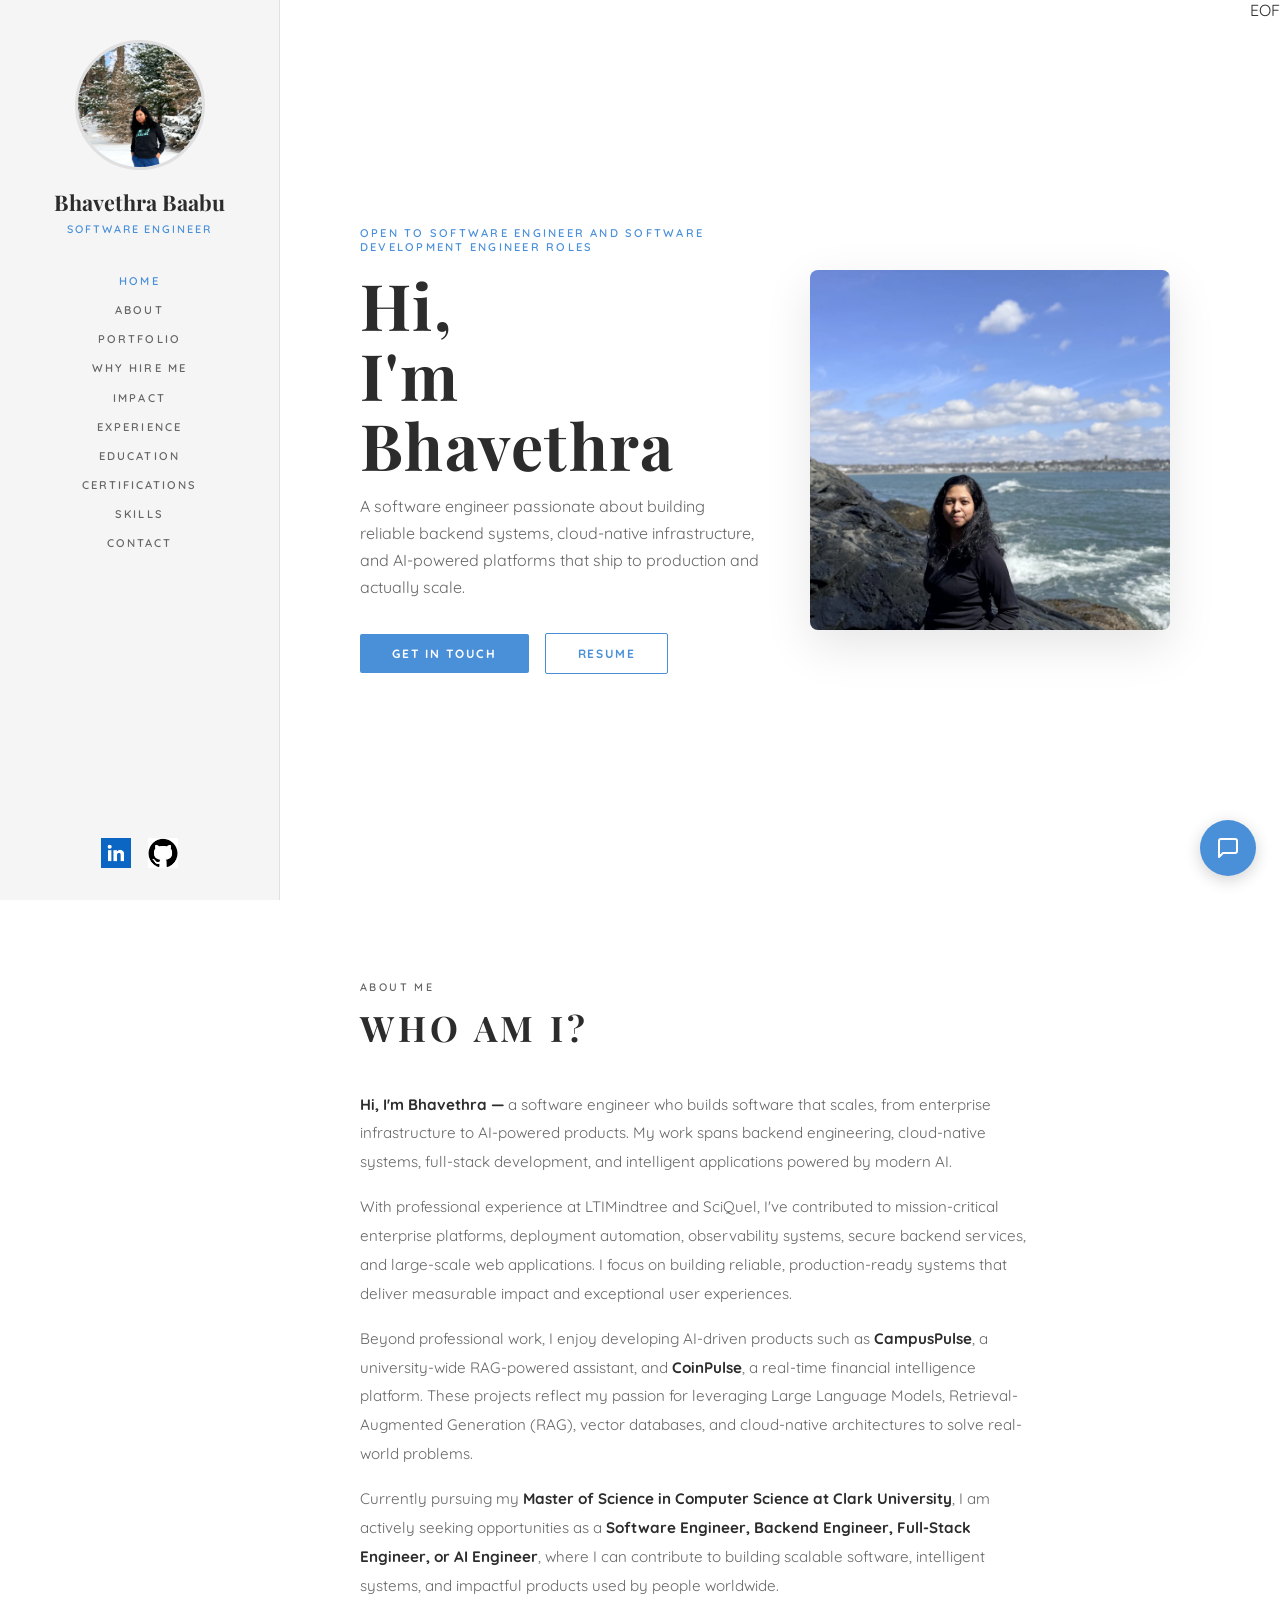
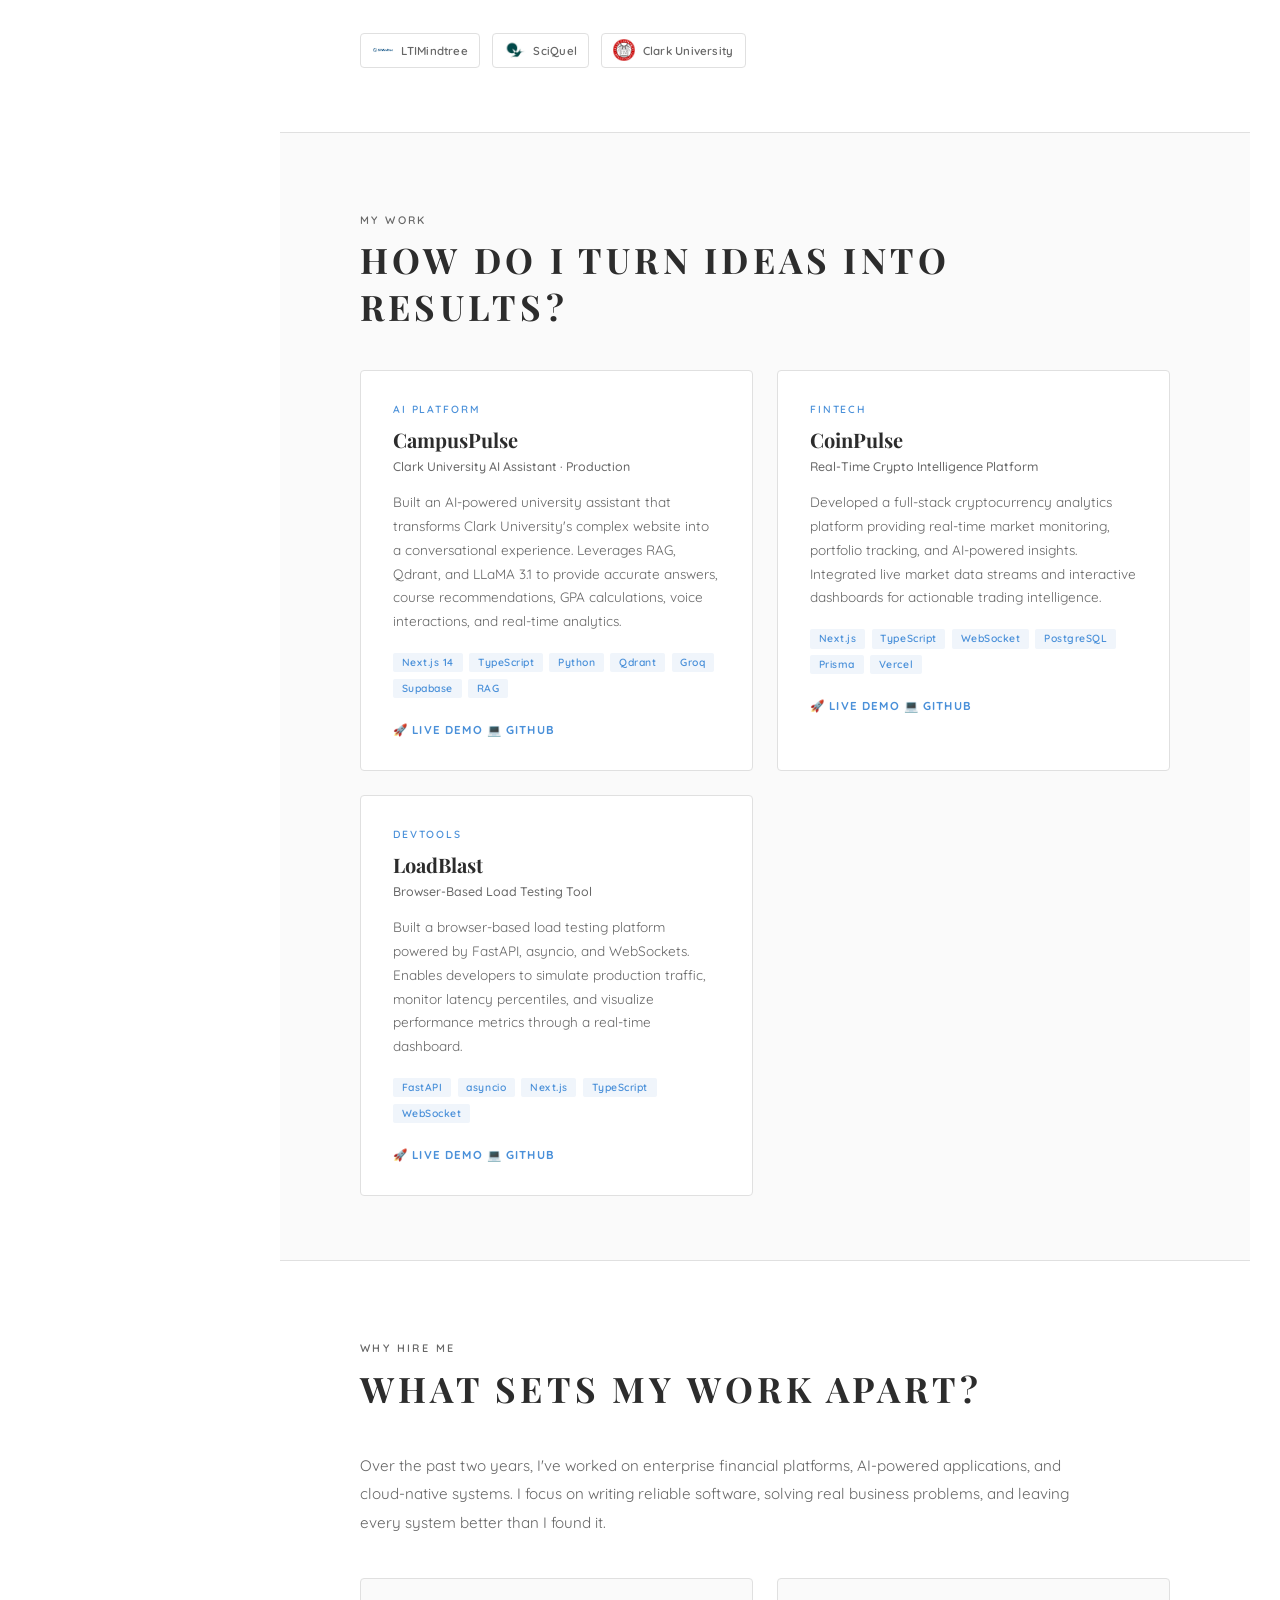
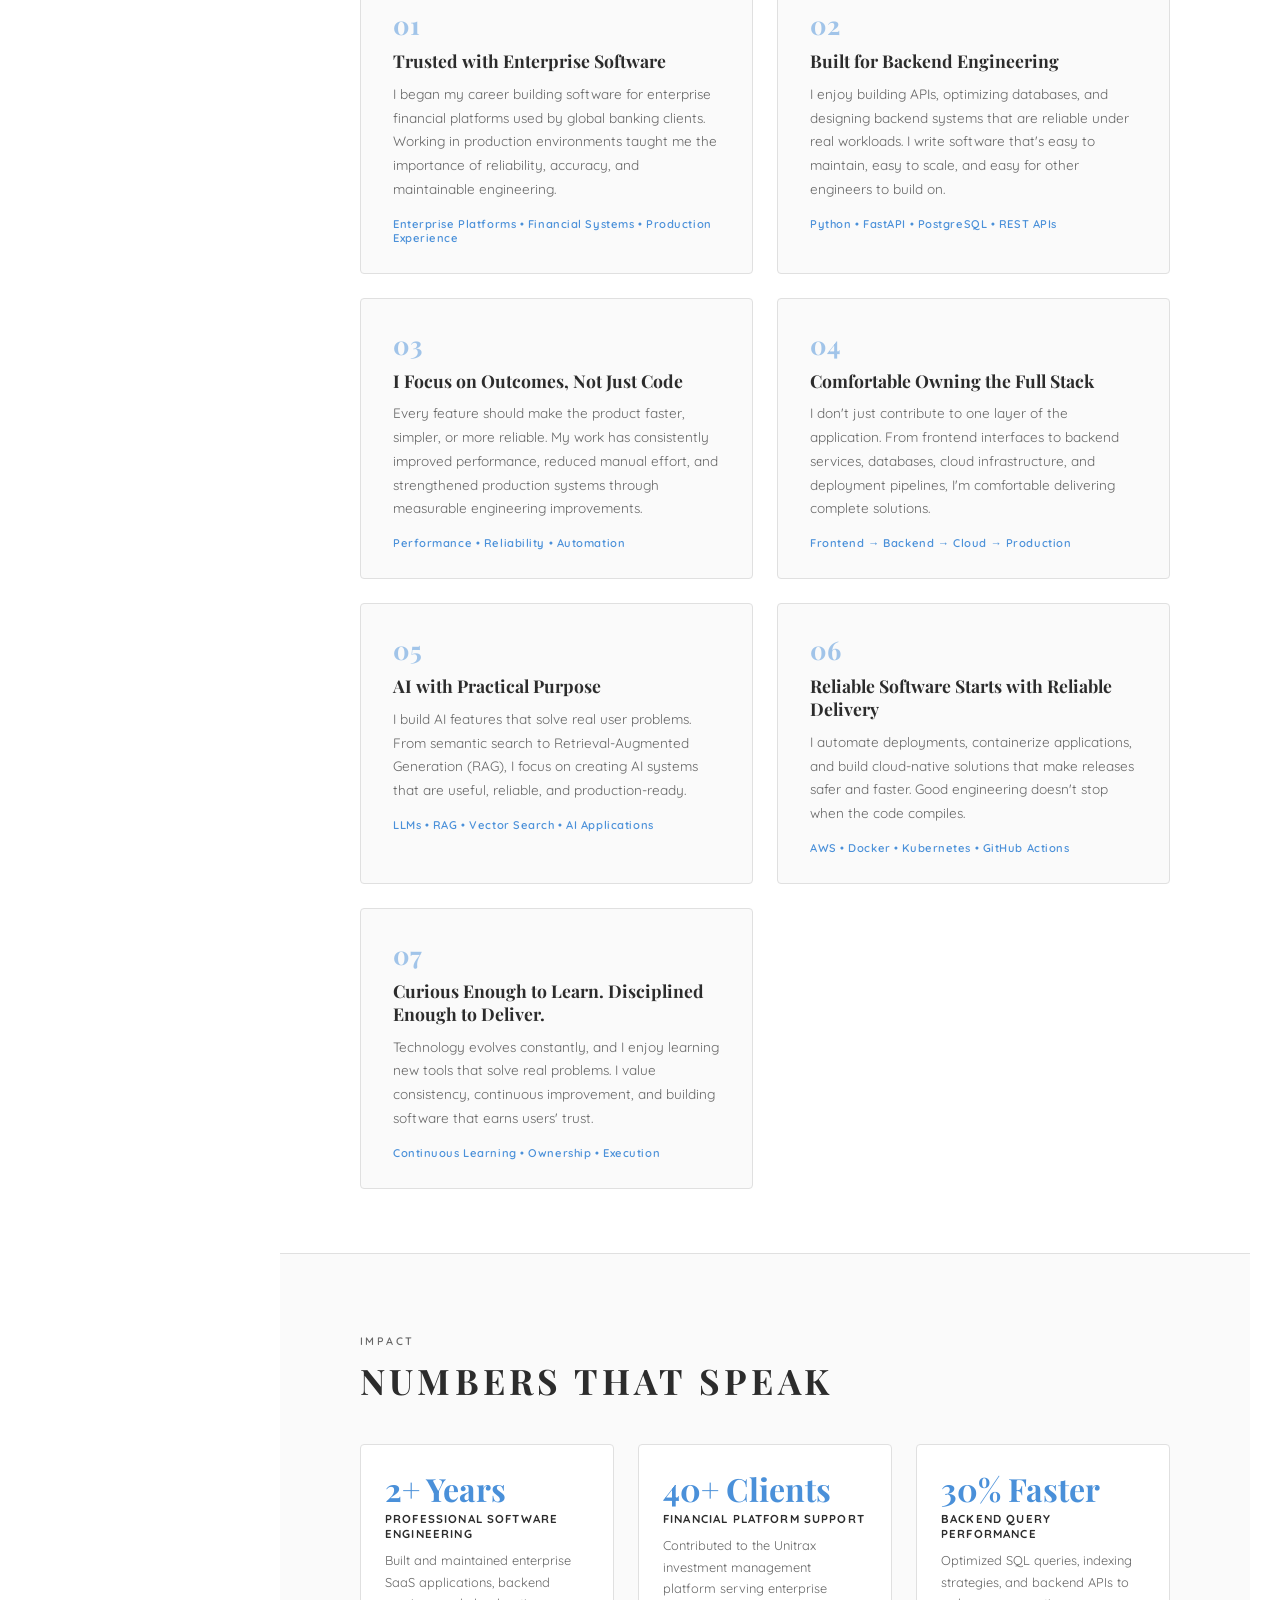
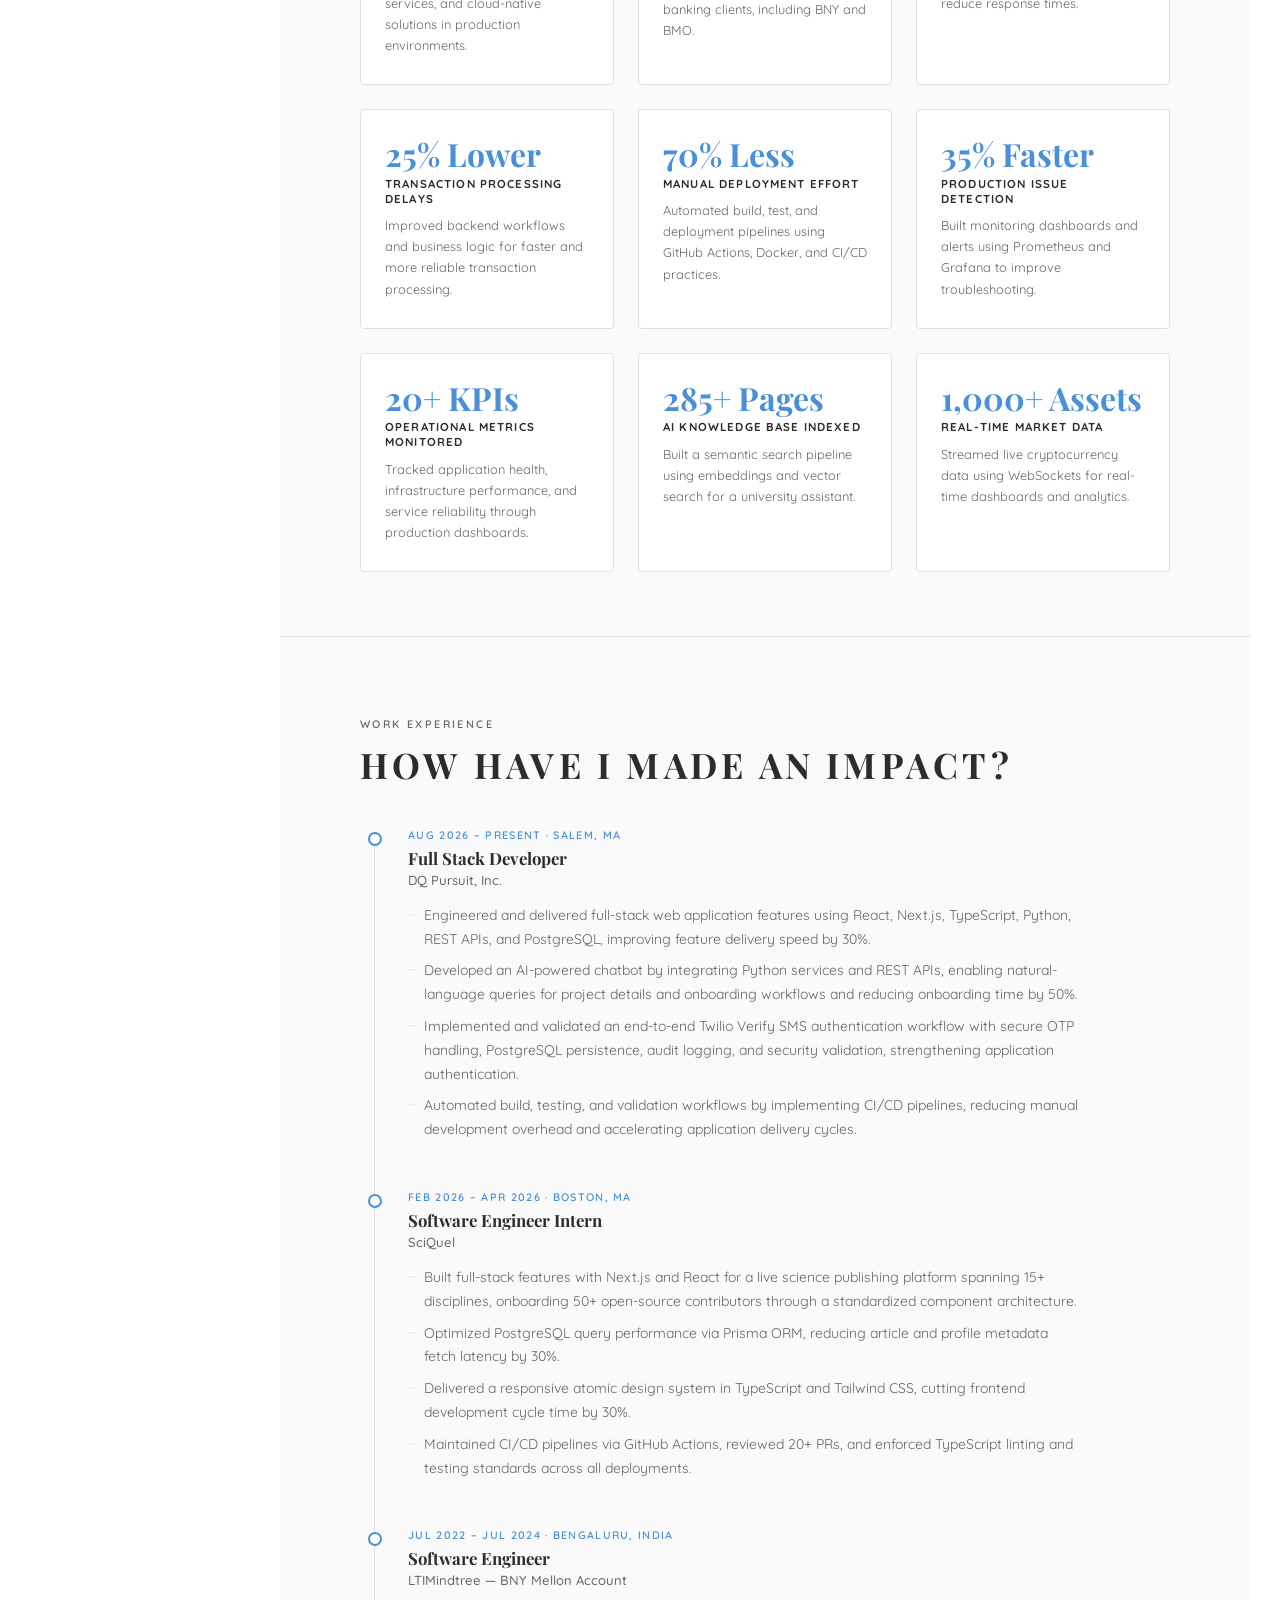
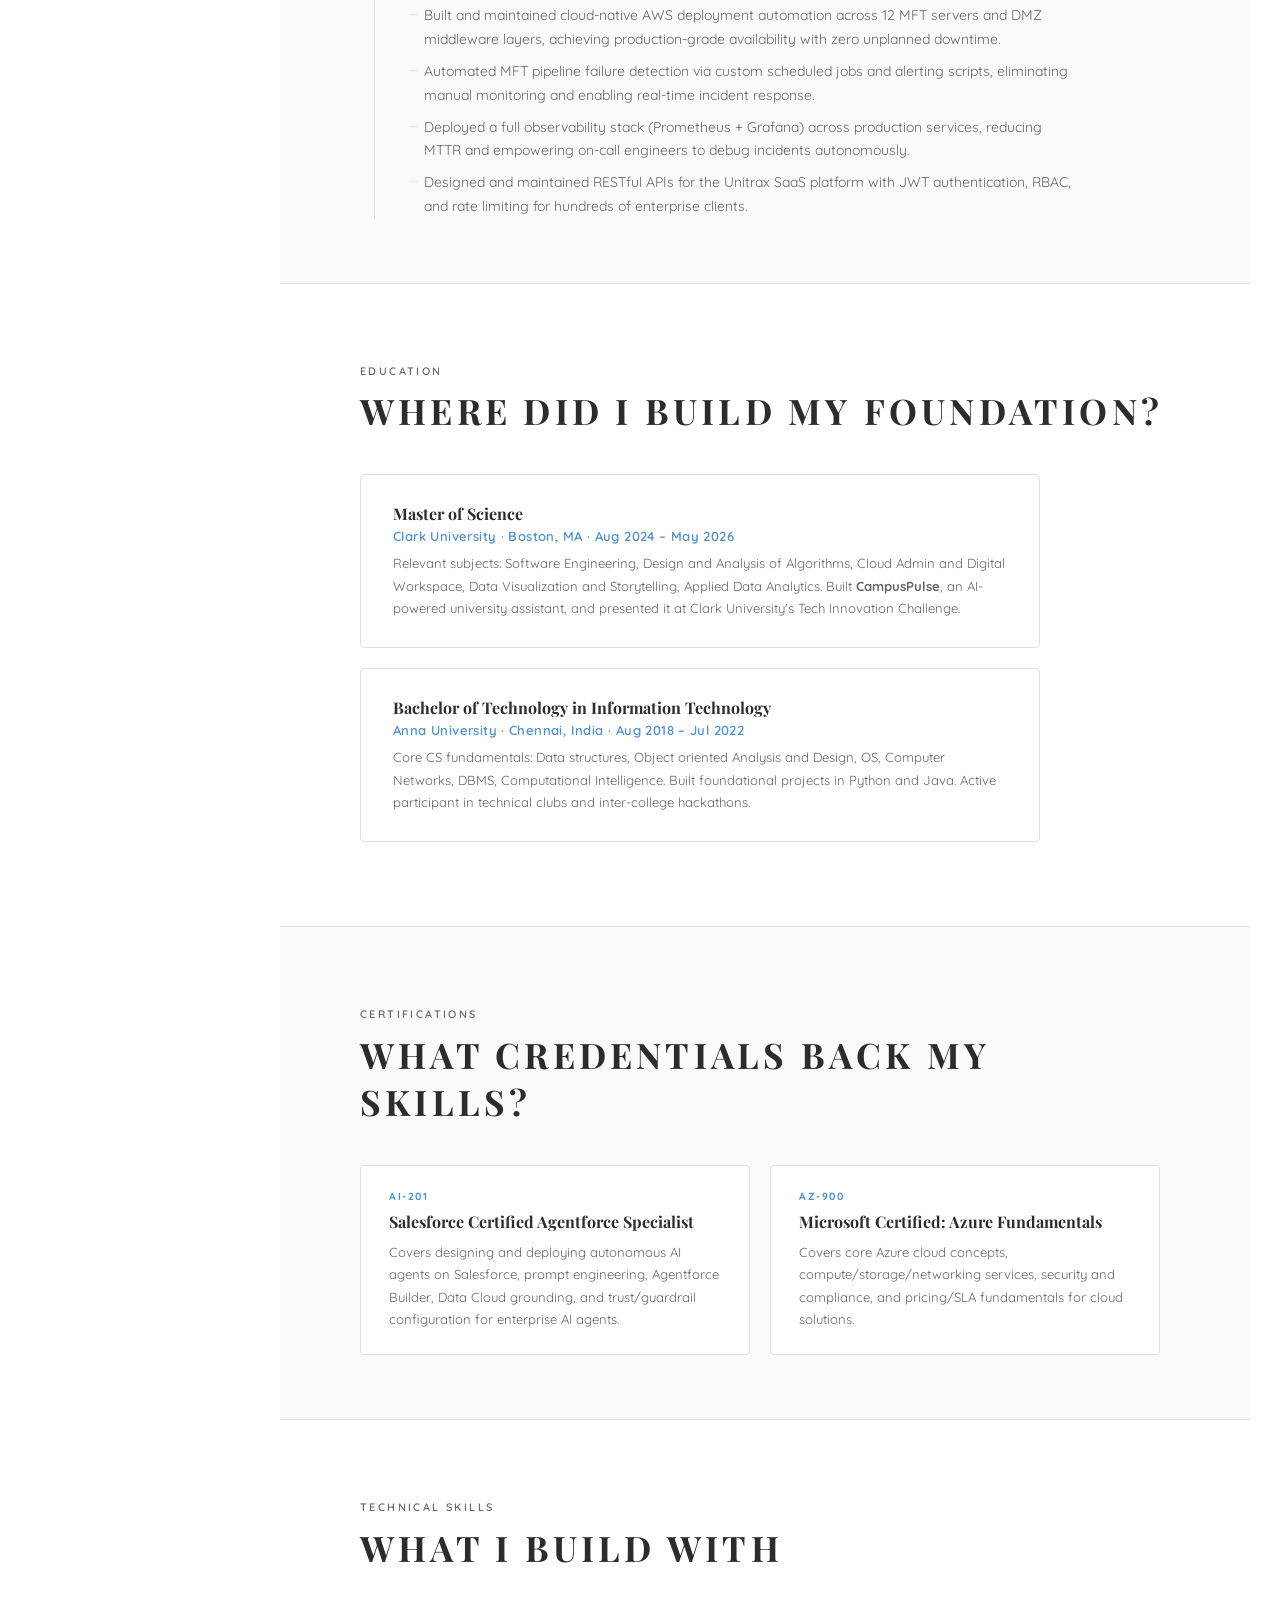
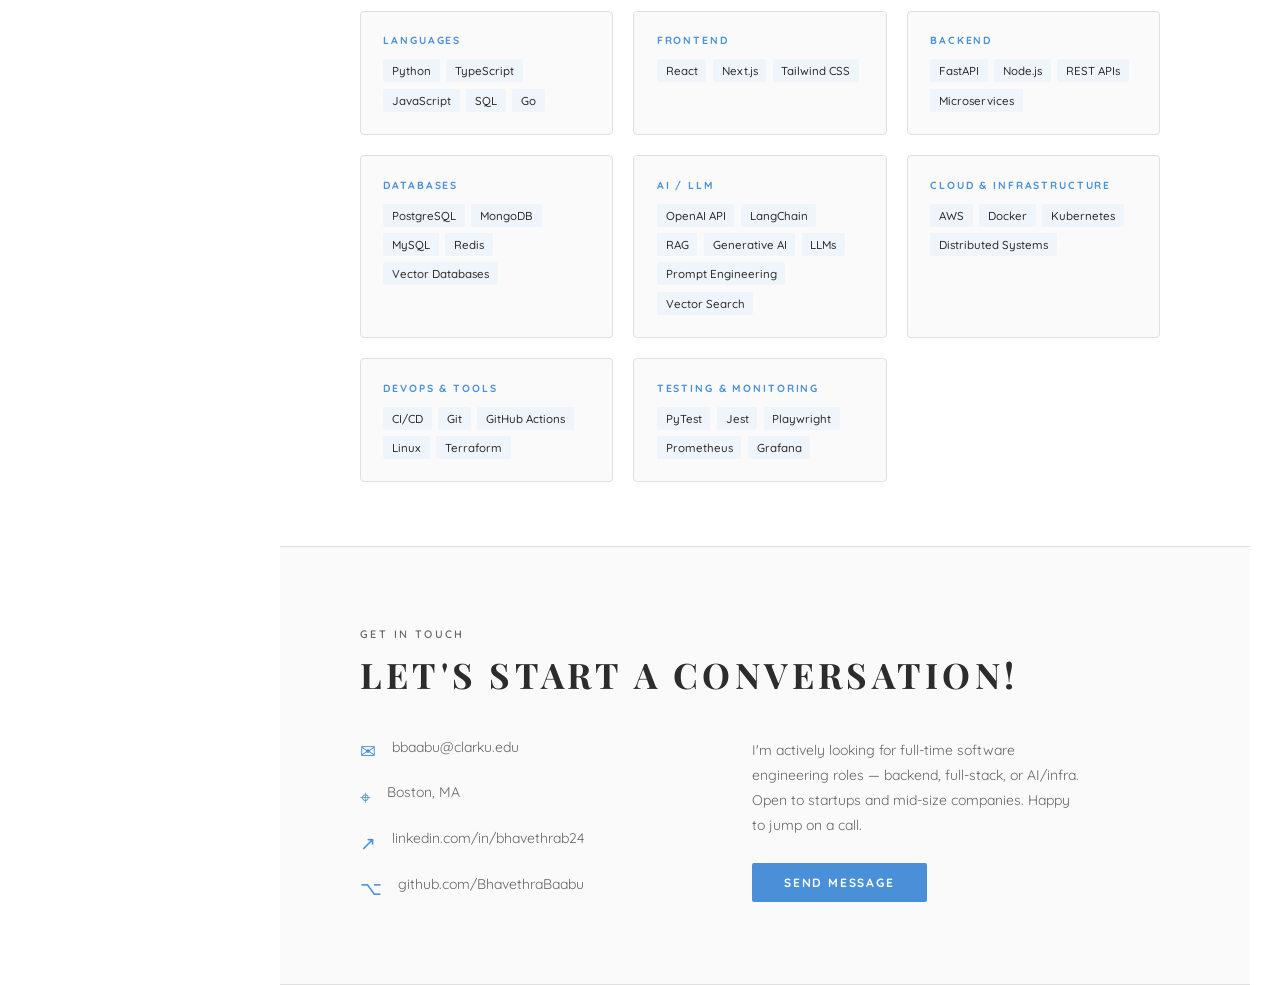
<file: index.html>
<!DOCTYPE html>
<html lang="en">
<head>
<meta charset="UTF-8">
<meta name="viewport" content="width=device-width, initial-scale=1.0">
<title>Bhavethra Baabu | Portfolio</title>
<link rel="preconnect" href="https://fonts.googleapis.com">
<link href="https://fonts.googleapis.com/css2?family=Playfair+Display:wght@400;700&family=Quicksand:wght@300;400;500;600;700&display=swap" rel="stylesheet">
<style>
  *, *::before, *::after { box-sizing: border-box; margin: 0; padding: 0; }

  :root {
    --sidebar-w: 280px;
    --bg: #ffffff;
    --sidebar-bg: #f5f5f5;
    --text: #2c2c2c;
    --muted: #666666;
    --accent: #4a90d9;
    --border: #e0e0e0;
    --serif: 'Playfair Display', serif;
    --sans: 'Quicksand', sans-serif;
  }

  html { scroll-behavior: smooth; }

  body {
    font-family: var(--sans);
    color: var(--text);
    background: var(--bg);
    display: flex;
    min-height: 100vh;
  }

  /* ── SIDEBAR ── */
  #sidebar {
    width: var(--sidebar-w);
    min-height: 100vh;
    background: var(--sidebar-bg);
    border-right: 1px solid var(--border);
    position: fixed;
    top: 0; left: 0; bottom: 0;
    display: flex;
    flex-direction: column;
    align-items: center;
    padding: 2.5rem 1.5rem 2rem;
    z-index: 50;
    overflow-y: auto;
  }

  .avatar-wrap {
    width: 130px;
    height: 130px;
    border-radius: 50%;
    overflow: hidden;
    border: 3px solid var(--border);
    margin-bottom: 1.25rem;
    background: #dce8f5;
    flex-shrink: 0;
  }

  .avatar-wrap img {
    width: 100%;
    height: 100%;
    object-fit: cover;
    object-position: center top;
    display: block;
  }

  .sidebar-name {
    font-family: var(--serif);
    font-size: 1.35rem;
    font-weight: 700;
    text-align: center;
    color: var(--text);
    margin-bottom: 0.35rem;
    line-height: 1.2;
  }

  .sidebar-role {
    font-size: 0.68rem;
    letter-spacing: 0.18em;
    text-transform: uppercase;
    color: var(--accent);
    text-align: center;
    font-weight: 600;
    margin-bottom: 2rem;
  }

  nav ul {
    list-style: none;
    width: 100%;
    text-align: center;
    margin-bottom: 2rem;
  }

  nav ul li { margin-bottom: 0.15rem; }

  nav ul li a {
    display: block;
    font-size: 0.7rem;
    letter-spacing: 0.18em;
    text-transform: uppercase;
    font-weight: 600;
    color: var(--muted);
    text-decoration: none;
    padding: 0.4rem 0;
    transition: color 0.2s;
  }

  nav ul li a:hover,
  nav ul li a.active { color: var(--accent); }

  .social-icons {
    display: flex;
    align-items: center;
    justify-content: center;
    gap: 1.1rem;
    margin-top: auto;
    padding-top: 1.5rem;
  }

  .social-icons a {
    display: inline-flex;
    align-items: center;
    justify-content: center;
    text-decoration: none;
    transition: opacity 0.2s, transform 0.2s;
  }

  .social-icons a:hover {
    opacity: 0.75;
    transform: translateY(-1px);
  }

  .social-img {
    width: 30px;
    height: 30px;
    object-fit: contain;
    display: block;
  }

  /* ── MAIN ── */
  #main {
    margin-left: var(--sidebar-w);
    flex: 1;
    min-height: 100vh;
  }

  /* ── SECTION SHARED ── */
  .colorlib-section {
    padding: 5rem 5rem 4rem;
    border-bottom: 1px solid var(--border);
  }

  .heading-meta {
    display: block;
    font-size: 0.68rem;
    letter-spacing: 0.22em;
    text-transform: uppercase;
    color: var(--muted);
    font-weight: 600;
    margin-bottom: 0.6rem;
  }

  h2.colorlib-heading {
    font-family: var(--serif);
    font-size: clamp(1.6rem, 3vw, 2.2rem);
    font-weight: 700;
    letter-spacing: 0.12em;
    text-transform: uppercase;
    margin-bottom: 2.5rem;
    color: var(--text);
  }

  /* ── HOME / HERO ── */
  #home {
    min-height: 100vh;
    display: flex;
    align-items: center;
    padding: 5rem;
    background: var(--bg);
    position: relative;
  }

  .hero-inner {
    display: flex;
    align-items: center;
    justify-content: space-between;
    gap: 3rem;
    width: 100%;
    max-width: 1100px;
  }

  .hero-content {
    flex: 1;
    max-width: 620px;
  }

  .hero-image {
    flex-shrink: 0;
    width: clamp(260px, 30vw, 360px);
  }

  .hero-image img {
    width: 100%;
    aspect-ratio: 1;
    object-fit: cover;
    object-position: center 20%;
    border-radius: 8px;
    box-shadow: 0 16px 48px rgba(0, 0, 0, 0.1);
    display: block;
  }

  .hero-eyebrow {
    font-size: 0.7rem;
    letter-spacing: 0.2em;
    text-transform: uppercase;
    color: var(--accent);
    font-weight: 600;
    margin-bottom: 1rem;
  }

  .hero-name {
    font-family: var(--serif);
    font-size: clamp(2.5rem, 5vw, 4rem);
    font-weight: 700;
    line-height: 1.1;
    margin-bottom: 0.75rem;
    letter-spacing: 0.02em;
  }

  .hero-sub {
    font-size: 1rem;
    color: var(--muted);
    margin-bottom: 2rem;
    line-height: 1.7;
    max-width: 480px;
  }

  .hero-btn {
    display: inline-block;
    font-size: 0.75rem;
    letter-spacing: 0.15em;
    text-transform: uppercase;
    font-weight: 700;
    padding: 0.75rem 2rem;
    background: var(--accent);
    color: #fff;
    text-decoration: none;
    border-radius: 2px;
    transition: opacity 0.2s, transform 0.2s;
  }

  .hero-btn:hover { opacity: 0.85; transform: translateY(-1px); }

  .hero-btn-outline {
    display: inline-block;
    font-size: 0.75rem;
    letter-spacing: 0.15em;
    text-transform: uppercase;
    font-weight: 700;
    padding: 0.75rem 2rem;
    background: transparent;
    color: var(--accent);
    text-decoration: none;
    border-radius: 2px;
    border: 1.5px solid var(--accent);
    transition: background 0.2s, color 0.2s, transform 0.2s;
  }

  .hero-btn-outline:hover { background: var(--accent); color: #fff; transform: translateY(-1px); }

  .hero-btn-row {
    display: flex;
    align-items: center;
    gap: 1rem;
    flex-wrap: wrap;
  }

  /* ── ABOUT ── */
  #about .about-desc {
    font-size: 0.95rem;
    color: var(--muted);
    line-height: 1.9;
    max-width: 680px;
  }

  #about .about-desc p + p { margin-top: 1rem; }

  #about strong { color: var(--text); font-weight: 700; }

  .company-strip {
    display: flex;
    align-items: center;
    gap: 0.75rem;
    margin-top: 2rem;
    flex-wrap: nowrap;
  }

  .company-logo {
    font-family: var(--sans);
    font-size: 0.72rem;
    font-weight: 600;
    color: var(--muted);
    letter-spacing: 0.02em;
    display: inline-flex;
    align-items: center;
    gap: 0.45rem;
    border: 1px solid var(--border);
    padding: 0.35rem 0.7rem;
    border-radius: 4px;
    white-space: nowrap;
    flex-shrink: 0;
    transition: border-color 0.2s, color 0.2s;
  }

  .company-logo:hover { border-color: var(--accent); color: var(--accent); }

  .company-img {
    width: 22px;
    height: 22px;
    object-fit: contain;
    flex-shrink: 0;
    display: block;
  }

  .company-logo .co-icon {
    width: 22px; height: 22px;
    border-radius: 50%;
    display: flex;
    align-items: center;
    justify-content: center;
    font-size: 0.65rem;
    font-weight: 700;
    color: #fff;
    flex-shrink: 0;
  }

  /* ── PORTFOLIO ── */
  #portfolio { background: #fafafa; }

  .portfolio-grid {
    display: grid;
    grid-template-columns: 1fr 1fr;
    gap: 1.5rem;
  }

  .project-card {
    background: var(--bg);
    border: 1px solid var(--border);
    border-radius: 4px;
    padding: 2rem;
    position: relative;
    overflow: hidden;
    transition: box-shadow 0.25s, transform 0.25s;
  }

  .project-card:hover {
    box-shadow: 0 8px 32px rgba(0,0,0,0.08);
    transform: translateY(-2px);
  }

  .project-card::after {
    content: '';
    position: absolute;
    bottom: 0; left: 0; right: 0;
    height: 3px;
    background: var(--accent);
    opacity: 0;
    transition: opacity 0.25s;
  }

  .project-card:hover::after { opacity: 1; }

  .project-type {
    font-size: 0.65rem;
    letter-spacing: 0.18em;
    text-transform: uppercase;
    color: var(--accent);
    font-weight: 600;
    margin-bottom: 0.6rem;
  }

  .project-name {
    font-family: var(--serif);
    font-size: 1.25rem;
    font-weight: 700;
    margin-bottom: 0.4rem;
  }

  .project-sub {
    font-size: 0.78rem;
    color: var(--muted);
    margin-bottom: 1rem;
    font-weight: 500;
  }

  .project-desc {
    font-size: 0.85rem;
    color: var(--muted);
    line-height: 1.75;
    margin-bottom: 1.25rem;
  }

  .project-tags {
    display: flex;
    flex-wrap: wrap;
    gap: 0.4rem;
    margin-bottom: 1.25rem;
  }

  .ptag {
    font-size: 0.65rem;
    padding: 0.2rem 0.55rem;
    background: #f0f5fb;
    color: var(--accent);
    border-radius: 2px;
    font-weight: 600;
    letter-spacing: 0.05em;
  }

  .project-link {
    font-size: 0.72rem;
    letter-spacing: 0.1em;
    text-transform: uppercase;
    font-weight: 700;
    color: var(--accent);
    text-decoration: none;
    border-bottom: 1px solid transparent;
    transition: border-color 0.2s;
  }

  .project-link:hover { border-color: var(--accent); }

  /* ── WHY HIRE ME ── */
  #why-hire-me { background: var(--bg); }

  .why-intro {
    font-size: 0.95rem;
    color: var(--muted);
    line-height: 1.9;
    max-width: 720px;
    margin-bottom: 2.5rem;
  }

  .why-grid {
    display: grid;
    grid-template-columns: 1fr 1fr;
    gap: 1.5rem;
  }

  .why-card {
    background: #fafafa;
    border: 1px solid var(--border);
    border-radius: 4px;
    padding: 1.75rem 2rem;
    position: relative;
    transition: box-shadow 0.25s, transform 0.25s, border-color 0.25s;
  }

  .why-card:hover {
    box-shadow: 0 8px 32px rgba(0,0,0,0.08);
    transform: translateY(-2px);
    border-color: var(--accent);
  }

  .why-num {
    font-family: var(--serif);
    font-size: 1.6rem;
    font-weight: 700;
    color: var(--accent);
    opacity: 0.5;
    margin-bottom: 0.5rem;
  }

  .why-title {
    font-family: var(--serif);
    font-size: 1.1rem;
    font-weight: 700;
    margin-bottom: 0.6rem;
  }

  .why-desc {
    font-size: 0.85rem;
    color: var(--muted);
    line-height: 1.75;
    margin-bottom: 1rem;
  }

  .why-tags {
    font-size: 0.7rem;
    letter-spacing: 0.05em;
    color: var(--accent);
    font-weight: 600;
  }

  /* ── IMPACT ── */
  #impact { background: #fafafa; }

  .impact-grid {
    display: grid;
    grid-template-columns: repeat(auto-fit, minmax(230px, 1fr));
    gap: 1.5rem;
  }

  .impact-card {
    background: var(--bg);
    border: 1px solid var(--border);
    border-radius: 4px;
    padding: 1.75rem 1.5rem;
    transition: border-color 0.2s, transform 0.2s;
  }

  .impact-card:hover { border-color: var(--accent); transform: translateY(-2px); }

  .impact-number {
    font-family: var(--serif);
    font-size: 2rem;
    font-weight: 700;
    color: var(--accent);
    margin-bottom: 0.35rem;
    line-height: 1;
  }

  .impact-label {
    font-size: 0.72rem;
    letter-spacing: 0.1em;
    text-transform: uppercase;
    font-weight: 700;
    color: var(--text);
    margin-bottom: 0.6rem;
  }

  .impact-desc {
    font-size: 0.8rem;
    color: var(--muted);
    line-height: 1.65;
  }

  /* ── TESTIMONIALS ── */
  #testimonials { background: var(--bg); }

  .testimonial-block {
    border-left: 3px solid var(--accent);
    padding: 1.5rem 0 1.5rem 2rem;
    margin-bottom: 2.5rem;
    max-width: 700px;
  }

  .testimonial-block blockquote {
    font-size: 0.92rem;
    color: var(--muted);
    line-height: 1.85;
    font-style: italic;
    margin-bottom: 0.75rem;
  }

  .testimonial-block cite {
    font-size: 0.75rem;
    letter-spacing: 0.1em;
    color: var(--text);
    font-style: normal;
    font-weight: 600;
  }

  .testimonial-block cite span {
    color: var(--muted);
    font-weight: 400;
  }

  /* ── EXPERIENCE ── */
  #experience { background: #fafafa; }

  .timeline { position: relative; max-width: 720px; }

  .timeline::before {
    content: '';
    position: absolute;
    left: 14px; top: 8px; bottom: 0;
    width: 1px;
    background: var(--border);
  }

  .timeline-entry { padding: 0 0 3rem 3rem; position: relative; }
  .timeline-entry:last-child { padding-bottom: 0; }

  .timeline-dot {
    position: absolute;
    left: 8px; top: 4px;
    width: 14px; height: 14px;
    border-radius: 50%;
    border: 2px solid var(--accent);
    background: var(--bg);
  }

  .timeline-period {
    font-size: 0.68rem;
    letter-spacing: 0.12em;
    text-transform: uppercase;
    color: var(--accent);
    font-weight: 600;
    margin-bottom: 0.3rem;
  }

  .timeline-role {
    font-family: var(--serif);
    font-size: 1.05rem;
    font-weight: 700;
    margin-bottom: 0.2rem;
  }

  .timeline-company {
    font-size: 0.82rem;
    color: var(--muted);
    margin-bottom: 1rem;
    font-weight: 500;
  }

  .timeline-bullets {
    list-style: none;
    display: flex;
    flex-direction: column;
    gap: 0.5rem;
  }

  .timeline-bullets li {
    font-size: 0.875rem;
    color: var(--muted);
    padding-left: 1rem;
    position: relative;
    line-height: 1.7;
  }

  .timeline-bullets li::before {
    content: '—';
    position: absolute;
    left: 0;
    color: var(--border);
    font-size: 0.75rem;
  }

  /* ── EDUCATION ── */
  #education { background: var(--bg); }

  .edu-block {
    border: 1px solid var(--border);
    border-radius: 4px;
    padding: 1.75rem 2rem;
    margin-bottom: 1.25rem;
    max-width: 680px;
    transition: border-color 0.2s;
  }

  .edu-block:hover { border-color: var(--accent); }

  .edu-degree {
    font-family: var(--serif);
    font-size: 1rem;
    font-weight: 700;
    margin-bottom: 0.25rem;
  }

  .edu-school {
    font-size: 0.82rem;
    color: var(--accent);
    font-weight: 600;
    margin-bottom: 0.5rem;
    letter-spacing: 0.03em;
  }

  .edu-detail {
    font-size: 0.82rem;
    color: var(--muted);
    line-height: 1.7;
  }

  /* ── CERTIFICATIONS ── */
  #certifications { background: #fafafa; }

  .cert-grid {
    display: grid;
    grid-template-columns: repeat(auto-fit, minmax(300px, 1fr));
    gap: 1.25rem;
    max-width: 800px;
  }

  .cert-card {
    background: var(--bg);
    border: 1px solid var(--border);
    border-radius: 4px;
    padding: 1.5rem 1.75rem;
    transition: border-color 0.2s, transform 0.2s;
  }

  .cert-card:hover { border-color: var(--accent); transform: translateY(-2px); }

  .cert-code {
    font-size: 0.65rem;
    letter-spacing: 0.15em;
    text-transform: uppercase;
    color: var(--accent);
    font-weight: 700;
    margin-bottom: 0.5rem;
  }

  .cert-name {
    font-family: var(--serif);
    font-size: 1rem;
    font-weight: 700;
    margin-bottom: 0.5rem;
    line-height: 1.4;
  }

  .cert-desc {
    font-size: 0.82rem;
    color: var(--muted);
    line-height: 1.7;
  }

  /* ── SKILLS ── */
  #skills { background: var(--bg); }

  .skills-grid {
    display: grid;
    grid-template-columns: repeat(auto-fit, minmax(220px, 1fr));
    gap: 1.25rem;
    max-width: 800px;
  }

  .skill-group {
    background: #fafafa;
    border: 1px solid var(--border);
    border-radius: 4px;
    padding: 1.4rem;
  }

  .skill-group-title {
    font-size: 0.65rem;
    letter-spacing: 0.18em;
    text-transform: uppercase;
    color: var(--accent);
    font-weight: 700;
    margin-bottom: 0.75rem;
  }

  .skill-tags { display: flex; flex-wrap: wrap; gap: 0.4rem; }

  .stag {
    font-size: 0.72rem;
    padding: 0.25rem 0.55rem;
    background: #f0f5fb;
    color: var(--text);
    border-radius: 2px;
    font-weight: 500;
  }

  /* ── CONTACT ── */
  #contact { background: #fafafa; }

  .contact-grid {
    display: grid;
    grid-template-columns: 1fr 1fr;
    gap: 4rem;
    max-width: 720px;
  }

  .contact-item {
    display: flex;
    align-items: flex-start;
    gap: 1rem;
    margin-bottom: 1.25rem;
  }

  .contact-icon {
    font-size: 1.2rem;
    color: var(--accent);
    flex-shrink: 0;
    margin-top: 0.1rem;
  }

  .contact-item a, .contact-item p {
    font-size: 0.875rem;
    color: var(--muted);
    text-decoration: none;
    transition: color 0.2s;
  }

  .contact-item a:hover { color: var(--accent); }

  .opt-note {
    display: inline-block;
    font-size: 0.68rem;
    letter-spacing: 0.1em;
    text-transform: uppercase;
    background: #edf4ff;
    color: var(--accent);
    border: 1px solid #c7dbf5;
    padding: 0.3rem 0.7rem;
    border-radius: 2px;
    font-weight: 600;
    margin-bottom: 1.5rem;
  }

  /* ── RESPONSIVE ── */
  @media (max-width: 900px) {
    #sidebar { display: none; }
    #main { margin-left: 0; }
    .colorlib-section, #home { padding: 3rem 2rem; }
    .hero-inner {
      flex-direction: column;
      align-items: flex-start;
      gap: 2.5rem;
    }
    .hero-image {
      width: 100%;
      max-width: 300px;
      align-self: center;
    }
    .company-strip { flex-wrap: wrap; }
    .portfolio-grid { grid-template-columns: 1fr; }
    .why-grid { grid-template-columns: 1fr; }
    .contact-grid { grid-template-columns: 1fr; gap: 0; }
  }

  @media (prefers-reduced-motion: reduce) {
    * { transition: none !important; }
  }
</style>
</head>
<body>

<!-- SIDEBAR -->
<aside id="sidebar">
  <div class="avatar-wrap">
    <img src="images/mee.jpeg" alt="Bhavethra Baabu">
  </div>
  <div class="sidebar-name">Bhavethra Baabu</div>
  <div class="sidebar-role">Software Engineer</div>

  <nav>
    <ul>
      <li><a href="#home" class="active">Home</a></li>
      <li><a href="#about">About</a></li>
      <li><a href="#portfolio">Portfolio</a></li>
      <li><a href="#why-hire-me">Why Hire Me</a></li>
      <li><a href="#impact">Impact</a></li>
      <li><a href="#experience">Experience</a></li>
      <li><a href="#education">Education</a></li>
      <li><a href="#certifications">Certifications</a></li>
      <li><a href="#skills">Skills</a></li>
      <li><a href="#contact">Contact</a></li>
    </ul>
  </nav>

  <div class="social-icons">
    <a href="https://linkedin.com/in/bhavethrab24" target="_blank" rel="noopener noreferrer" aria-label="LinkedIn">
      <img src="images/linkedin.png" alt="LinkedIn" class="social-img">
    </a>
    <a href="https://github.com/BhavethraBaabu" target="_blank" rel="noopener noreferrer" aria-label="GitHub">
      <img src="images/github.png" alt="GitHub" class="social-img">
    </a>
  </div>
</aside>

<!-- MAIN -->
<div id="main">

  <!-- HOME -->
  <section id="home">
    <div class="hero-inner">
      <div class="hero-content">
        <div class="hero-eyebrow">Open to Software Engineer and Software Development Engineer roles</div>
        <h1 class="hero-name">Hi,<br>I'm Bhavethra</h1>
        <p class="hero-sub">
          A software engineer passionate about building reliable backend systems, cloud-native infrastructure, and AI-powered platforms that ship to production and actually scale.
        </p>
        <div class="hero-btn-row">
          <a href="mailto:bbaabu@clarku.edu" class="hero-btn">Get In Touch</a>
          <a href="Bhavethra_Resume.pdf" target="_blank" rel="noopener noreferrer" class="hero-btn-outline">Resume</a>
        </div>
      </div>
      <div class="hero-image">
        <img src="images/mee2.jpeg" alt="Bhavethra Baabu">
      </div>
    </div>
  </section>

  <!-- ABOUT -->
  <section id="about" class="colorlib-section">
    <span class="heading-meta">About Me</span>
    <h2 class="colorlib-heading">Who Am I?</h2>
    <div class="about-desc">
      <p>
        <strong>Hi, I'm Bhavethra —</strong> a software engineer who builds software that scales, from enterprise infrastructure to AI-powered products. My work spans backend engineering, cloud-native systems, full-stack development, and intelligent applications powered by modern AI.
      </p>

      <p>
        With professional experience at LTIMindtree and SciQuel, I've contributed to mission-critical enterprise platforms, deployment automation, observability systems, secure backend services, and large-scale web applications. I focus on building reliable, production-ready systems that deliver measurable impact and exceptional user experiences.
      </p>

      <p>
        Beyond professional work, I enjoy developing AI-driven products such as <strong>CampusPulse</strong>, a university-wide RAG-powered assistant, and <strong>CoinPulse</strong>, a real-time financial intelligence platform. These projects reflect my passion for leveraging Large Language Models, Retrieval-Augmented Generation (RAG), vector databases, and cloud-native architectures to solve real-world problems.
      </p>

      <p>
        Currently pursuing my <strong>Master of Science in Computer Science at Clark University</strong>, I am actively seeking opportunities as a <strong>Software Engineer, Backend Engineer, Full-Stack Engineer, or AI Engineer</strong>, where I can contribute to building scalable software, intelligent systems, and impactful products used by people worldwide.
      </p>
    </div>

    <div class="company-strip">
      <div class="company-logo">
        <img src="images/ltimindtree.png" alt="LTIMindtree" class="company-img">
        <span>LTIMindtree</span>
      </div>
      <div class="company-logo">
        <img src="images/sciquel.jpeg" alt="SciQuel" class="company-img">
        <span>SciQuel</span>
      </div>
      <div class="company-logo">
        <img src="images/clark.png" alt="Clark University" class="company-img">
        <span>Clark University</span>
      </div>
    </div>
  </section>

  <!-- PORTFOLIO -->
  <section id="portfolio" class="colorlib-section">
    <span class="heading-meta">My Work</span>
    <h2 class="colorlib-heading">How Do I Turn Ideas Into Results?</h2>

    <div class="portfolio-grid">

      <!-- CampusPulse -->
      <div class="project-card">
        <div class="project-type">AI Platform</div>
        <div class="project-name">CampusPulse</div>
        <div class="project-sub">Clark University AI Assistant · Production</div>
        <div class="project-desc">
          Built an AI-powered university assistant that transforms Clark University's
          complex website into a conversational experience. Leverages RAG, Qdrant,
          and LLaMA 3.1 to provide accurate answers, course recommendations,
          GPA calculations, voice interactions, and real-time analytics.
        </div>
        <div class="project-tags">
          <span class="ptag">Next.js 14</span>
          <span class="ptag">TypeScript</span>
          <span class="ptag">Python</span>
          <span class="ptag">Qdrant</span>
          <span class="ptag">Groq</span>
          <span class="ptag">Supabase</span>
          <span class="ptag">RAG</span>
        </div>
        <div class="project-links">
          <a href="https://campuspulse-bice.vercel.app" target="_blank" class="project-link">🚀 Live Demo</a>
          <a href="https://github.com/BhavethraBaabu/campuspulse" target="_blank" class="project-link">💻 GitHub</a>
        </div>
      </div>

      <!-- CoinPulse -->
      <div class="project-card">
        <div class="project-type">FinTech</div>
        <div class="project-name">CoinPulse</div>
        <div class="project-sub">Real-Time Crypto Intelligence Platform</div>
        <div class="project-desc">
          Developed a full-stack cryptocurrency analytics platform providing
          real-time market monitoring, portfolio tracking, and AI-powered insights.
          Integrated live market data streams and interactive dashboards for
          actionable trading intelligence.
        </div>
        <div class="project-tags">
          <span class="ptag">Next.js</span>
          <span class="ptag">TypeScript</span>
          <span class="ptag">WebSocket</span>
          <span class="ptag">PostgreSQL</span>
          <span class="ptag">Prisma</span>
          <span class="ptag">Vercel</span>
        </div>
        <div class="project-links">
          <a href="https://cryptopulse-terminal-two.vercel.app" target="_blank" class="project-link">🚀 Live Demo</a>
          <a href="https://github.com/BhavethraBaabu/coinpulse" target="_blank" class="project-link">💻 GitHub</a>
        </div>
      </div>

      <!-- LoadBlast -->
      <div class="project-card">
        <div class="project-type">DevTools</div>
        <div class="project-name">LoadBlast</div>
        <div class="project-sub">Browser-Based Load Testing Tool</div>
        <div class="project-desc">
          Built a browser-based load testing platform powered by FastAPI,
          asyncio, and WebSockets. Enables developers to simulate production
          traffic, monitor latency percentiles, and visualize performance metrics
          through a real-time dashboard.
        </div>
        <div class="project-tags">
          <span class="ptag">FastAPI</span>
          <span class="ptag">asyncio</span>
          <span class="ptag">Next.js</span>
          <span class="ptag">TypeScript</span>
          <span class="ptag">WebSocket</span>
        </div>
        <div class="project-links">
          <a href="https://your-loadblast-demo.vercel.app" target="_blank" class="project-link">🚀 Live Demo</a>
          <a href="https://github.com/BhavethraBaabu" target="_blank" class="project-link">💻 GitHub</a>
        </div>
      </div>

    </div>
  </section>

  <!-- WHY HIRE ME -->
  <section id="why-hire-me" class="colorlib-section">
    <span class="heading-meta">Why Hire Me</span>
    <h2 class="colorlib-heading">What Sets My Work Apart?</h2>

    <p class="why-intro">
      Over the past two years, I've worked on enterprise financial platforms, AI-powered applications, and cloud-native systems. I focus on writing reliable software, solving real business problems, and leaving every system better than I found it.
    </p>

    <div class="why-grid">

      <div class="why-card">
        <div class="why-num">01</div>
        <div class="why-title">Trusted with Enterprise Software</div>
        <div class="why-desc">I began my career building software for enterprise financial platforms used by global banking clients. Working in production environments taught me the importance of reliability, accuracy, and maintainable engineering.</div>
        <div class="why-tags">Enterprise Platforms • Financial Systems • Production Experience</div>
      </div>

      <div class="why-card">
        <div class="why-num">02</div>
        <div class="why-title">Built for Backend Engineering</div>
        <div class="why-desc">I enjoy building APIs, optimizing databases, and designing backend systems that are reliable under real workloads. I write software that's easy to maintain, easy to scale, and easy for other engineers to build on.</div>
        <div class="why-tags">Python • FastAPI • PostgreSQL • REST APIs</div>
      </div>

      <div class="why-card">
        <div class="why-num">03</div>
        <div class="why-title">I Focus on Outcomes, Not Just Code</div>
        <div class="why-desc">Every feature should make the product faster, simpler, or more reliable. My work has consistently improved performance, reduced manual effort, and strengthened production systems through measurable engineering improvements.</div>
        <div class="why-tags">Performance • Reliability • Automation</div>
      </div>

      <div class="why-card">
        <div class="why-num">04</div>
        <div class="why-title">Comfortable Owning the Full Stack</div>
        <div class="why-desc">I don't just contribute to one layer of the application. From frontend interfaces to backend services, databases, cloud infrastructure, and deployment pipelines, I'm comfortable delivering complete solutions.</div>
        <div class="why-tags">Frontend → Backend → Cloud → Production</div>
      </div>

      <div class="why-card">
        <div class="why-num">05</div>
        <div class="why-title">AI with Practical Purpose</div>
        <div class="why-desc">I build AI features that solve real user problems. From semantic search to Retrieval-Augmented Generation (RAG), I focus on creating AI systems that are useful, reliable, and production-ready.</div>
        <div class="why-tags">LLMs • RAG • Vector Search • AI Applications</div>
      </div>

      <div class="why-card">
        <div class="why-num">06</div>
        <div class="why-title">Reliable Software Starts with Reliable Delivery</div>
        <div class="why-desc">I automate deployments, containerize applications, and build cloud-native solutions that make releases safer and faster. Good engineering doesn't stop when the code compiles.</div>
        <div class="why-tags">AWS • Docker • Kubernetes • GitHub Actions</div>
      </div>

      <div class="why-card">
        <div class="why-num">07</div>
        <div class="why-title">Curious Enough to Learn. Disciplined Enough to Deliver.</div>
        <div class="why-desc">Technology evolves constantly, and I enjoy learning new tools that solve real problems. I value consistency, continuous improvement, and building software that earns users' trust.</div>
        <div class="why-tags">Continuous Learning • Ownership • Execution</div>
      </div>

    </div>
  </section>

  <!-- IMPACT -->
  <section id="impact" class="colorlib-section">
    <span class="heading-meta">Impact</span>
    <h2 class="colorlib-heading">Numbers That Speak</h2>

    <div class="impact-grid">

      <div class="impact-card">
        <div class="impact-number">2+ Years</div>
        <div class="impact-label">Professional Software Engineering</div>
        <div class="impact-desc">Built and maintained enterprise SaaS applications, backend services, and cloud-native solutions in production environments.</div>
      </div>

      <div class="impact-card">
        <div class="impact-number">40+ Clients</div>
        <div class="impact-label">Financial Platform Support</div>
        <div class="impact-desc">Contributed to the Unitrax investment management platform serving enterprise banking clients, including BNY and BMO.</div>
      </div>

      <div class="impact-card">
        <div class="impact-number">30% Faster</div>
        <div class="impact-label">Backend Query Performance</div>
        <div class="impact-desc">Optimized SQL queries, indexing strategies, and backend APIs to reduce response times.</div>
      </div>

      <div class="impact-card">
        <div class="impact-number">25% Lower</div>
        <div class="impact-label">Transaction Processing Delays</div>
        <div class="impact-desc">Improved backend workflows and business logic for faster and more reliable transaction processing.</div>
      </div>

      <div class="impact-card">
        <div class="impact-number">70% Less</div>
        <div class="impact-label">Manual Deployment Effort</div>
        <div class="impact-desc">Automated build, test, and deployment pipelines using GitHub Actions, Docker, and CI/CD practices.</div>
      </div>

      <div class="impact-card">
        <div class="impact-number">35% Faster</div>
        <div class="impact-label">Production Issue Detection</div>
        <div class="impact-desc">Built monitoring dashboards and alerts using Prometheus and Grafana to improve troubleshooting.</div>
      </div>

      <div class="impact-card">
        <div class="impact-number">20+ KPIs</div>
        <div class="impact-label">Operational Metrics Monitored</div>
        <div class="impact-desc">Tracked application health, infrastructure performance, and service reliability through production dashboards.</div>
      </div>

      <div class="impact-card">
        <div class="impact-number">285+ Pages</div>
        <div class="impact-label">AI Knowledge Base Indexed</div>
        <div class="impact-desc">Built a semantic search pipeline using embeddings and vector search for a university assistant.</div>
      </div>

      <div class="impact-card">
        <div class="impact-number">1,000+ Assets</div>
        <div class="impact-label">Real-Time Market Data</div>
        <div class="impact-desc">Streamed live cryptocurrency data using WebSockets for real-time dashboards and analytics.</div>
      </div>

    </div>
  </section>

  <!-- EXPERIENCE -->
  <section id="experience" class="colorlib-section">
    <span class="heading-meta">Work Experience</span>
    <h2 class="colorlib-heading">How Have I Made An Impact?</h2>
    <div class="timeline">

      <div class="timeline-entry">
        <div class="timeline-dot"></div>
        <div class="timeline-period">Aug 2026 – Present · Salem, MA</div>
        <div class="timeline-role">Full Stack Developer</div>
        <div class="timeline-company">DQ Pursuit, Inc.</div>
        <ul class="timeline-bullets">
          <li>Engineered and delivered full-stack web application features using React, Next.js, TypeScript, Python, REST APIs, and PostgreSQL, improving feature delivery speed by 30%.</li>
          <li>Developed an AI-powered chatbot by integrating Python services and REST APIs, enabling natural-language queries for project details and onboarding workflows and reducing onboarding time by 50%.</li>
          <li>Implemented and validated an end-to-end Twilio Verify SMS authentication workflow with secure OTP handling, PostgreSQL persistence, audit logging, and security validation, strengthening application authentication.</li>
          <li>Automated build, testing, and validation workflows by implementing CI/CD pipelines, reducing manual development overhead and accelerating application delivery cycles.</li>
        </ul>
      </div>

      <div class="timeline-entry">
        <div class="timeline-dot"></div>
        <div class="timeline-period">Feb 2026 – Apr 2026 · Boston, MA</div>
        <div class="timeline-role">Software Engineer Intern</div>
        <div class="timeline-company">SciQuel</div>
        <ul class="timeline-bullets">
          <li>Built full-stack features with Next.js and React for a live science publishing platform spanning 15+ disciplines, onboarding 50+ open-source contributors through a standardized component architecture.</li>
          <li>Optimized PostgreSQL query performance via Prisma ORM, reducing article and profile metadata fetch latency by 30%.</li>
          <li>Delivered a responsive atomic design system in TypeScript and Tailwind CSS, cutting frontend development cycle time by 30%.</li>
          <li>Maintained CI/CD pipelines via GitHub Actions, reviewed 20+ PRs, and enforced TypeScript linting and testing standards across all deployments.</li>
        </ul>
      </div>

      <div class="timeline-entry">
        <div class="timeline-dot"></div>
        <div class="timeline-period">Jul 2022 – Jul 2024 · Bengaluru, India</div>
        <div class="timeline-role">Software Engineer</div>
        <div class="timeline-company">LTIMindtree — BNY Mellon Account</div>
        <ul class="timeline-bullets">
          <li>Built and maintained cloud-native AWS deployment automation across 12 MFT servers and DMZ middleware layers, achieving production-grade availability with zero unplanned downtime.</li>
          <li>Automated MFT pipeline failure detection via custom scheduled jobs and alerting scripts, eliminating manual monitoring and enabling real-time incident response.</li>
          <li>Deployed a full observability stack (Prometheus + Grafana) across production services, reducing MTTR and empowering on-call engineers to debug incidents autonomously.</li>
          <li>Designed and maintained RESTful APIs for the Unitrax SaaS platform with JWT authentication, RBAC, and rate limiting for hundreds of enterprise clients.</li>
        </ul>
      </div>

    </div>
  </section>

  <!-- EDUCATION -->
  <section id="education" class="colorlib-section">
    <span class="heading-meta">Education</span>
    <h2 class="colorlib-heading">Where Did I Build My Foundation?</h2>

    <div class="edu-block">
      <div class="edu-degree">Master of Science</div>
      <div class="edu-school">Clark University · Boston, MA · Aug 2024 – May 2026</div>
      <div class="edu-detail">
        Relevant subjects: Software Engineering, Design and Analysis of Algorithms, Cloud Admin and Digital Workspace, Data Visualization and Storytelling, Applied Data Analytics. Built <strong>CampusPulse</strong>, an AI-powered university assistant,
        and presented it at Clark University's Tech Innovation Challenge.
      </div>
    </div>

    <div class="edu-block">
      <div class="edu-degree">Bachelor of Technology in Information Technology</div>
      <div class="edu-school">Anna University · Chennai, India · Aug 2018 – Jul 2022</div>
      <div class="edu-detail">
        Core CS fundamentals: Data structures, Object oriented Analysis and Design, OS, Computer Networks, DBMS, Computational Intelligence. Built foundational projects in Python and Java. Active participant in technical clubs and inter-college hackathons.
      </div>
    </div>
  </section>

  <!-- CERTIFICATIONS -->
  <section id="certifications" class="colorlib-section">
    <span class="heading-meta">Certifications</span>
    <h2 class="colorlib-heading">What Credentials Back My Skills?</h2>

    <div class="cert-grid">

      <div class="cert-card">
        <div class="cert-code">AI-201</div>
        <div class="cert-name">Salesforce Certified Agentforce Specialist</div>
        <div class="cert-desc">Covers designing and deploying autonomous AI agents on Salesforce, prompt engineering, Agentforce Builder, Data Cloud grounding, and trust/guardrail configuration for enterprise AI agents.</div>
      </div>

      <div class="cert-card">
        <div class="cert-code">AZ-900</div>
        <div class="cert-name">Microsoft Certified: Azure Fundamentals</div>
        <div class="cert-desc">Covers core Azure cloud concepts, compute/storage/networking services, security and compliance, and pricing/SLA fundamentals for cloud solutions.</div>
      </div>

    </div>
  </section>

  <!-- SKILLS -->
  <section id="skills" class="colorlib-section">
    <span class="heading-meta">Technical Skills</span>
    <h2 class="colorlib-heading">What I Build With</h2>
    <div class="skills-grid">
      <div class="skill-group">
        <div class="skill-group-title">Languages</div>
        <div class="skill-tags">
          <span class="stag">Python</span><span class="stag">TypeScript</span><span class="stag">JavaScript</span><span class="stag">SQL</span><span class="stag">Go</span>
        </div>
      </div>
      <div class="skill-group">
        <div class="skill-group-title">Frontend</div>
        <div class="skill-tags">
          <span class="stag">React</span><span class="stag">Next.js</span><span class="stag">Tailwind CSS</span>
        </div>
      </div>
      <div class="skill-group">
        <div class="skill-group-title">Backend</div>
        <div class="skill-tags">
          <span class="stag">FastAPI</span><span class="stag">Node.js</span><span class="stag">REST APIs</span><span class="stag">Microservices</span>
        </div>
      </div>
      <div class="skill-group">
        <div class="skill-group-title">Databases</div>
        <div class="skill-tags">
          <span class="stag">PostgreSQL</span><span class="stag">MongoDB</span><span class="stag">MySQL</span><span class="stag">Redis</span><span class="stag">Vector Databases</span>
        </div>
      </div>
      <div class="skill-group">
        <div class="skill-group-title">AI / LLM</div>
        <div class="skill-tags">
          <span class="stag">OpenAI API</span><span class="stag">LangChain</span><span class="stag">RAG</span><span class="stag">Generative AI</span><span class="stag">LLMs</span><span class="stag">Prompt Engineering</span><span class="stag">Vector Search</span>
        </div>
      </div>
      <div class="skill-group">
        <div class="skill-group-title">Cloud & Infrastructure</div>
        <div class="skill-tags">
          <span class="stag">AWS</span><span class="stag">Docker</span><span class="stag">Kubernetes</span><span class="stag">Distributed Systems</span>
        </div>
      </div>
      <div class="skill-group">
        <div class="skill-group-title">DevOps & Tools</div>
        <div class="skill-tags">
          <span class="stag">CI/CD</span><span class="stag">Git</span><span class="stag">GitHub Actions</span><span class="stag">Linux</span><span class="stag">Terraform</span>
        </div>
      </div>
      <div class="skill-group">
        <div class="skill-group-title">Testing & Monitoring</div>
        <div class="skill-tags">
          <span class="stag">PyTest</span><span class="stag">Jest</span><span class="stag">Playwright</span><span class="stag">Prometheus</span><span class="stag">Grafana</span>
        </div>
      </div>
    </div>
  </section>

  <!-- CONTACT -->
  <section id="contact" class="colorlib-section">
    <span class="heading-meta">Get In Touch</span>
    <h2 class="colorlib-heading">Let's Start A Conversation!</h2>

    <div class="contact-grid">
      <div>
        <div class="contact-item">
          <span class="contact-icon">✉</span>
          <a href="mailto:bbaabu@clarku.edu">bbaabu@clarku.edu</a>
        </div>
        <div class="contact-item">
          <span class="contact-icon">⌖</span>
          <p>Boston, MA</p>
        </div>
        <div class="contact-item">
          <span class="contact-icon">↗</span>
          <a href="https://linkedin.com/in/bhavethrab24" target="_blank">linkedin.com/in/bhavethrab24</a>
        </div>
        <div class="contact-item">
          <span class="contact-icon">⌥</span>
          <a href="https://github.com/BhavethraBaabu" target="_blank">github.com/BhavethraBaabu</a>
        </div>
      </div>
      <div>
        <p style="font-size:0.875rem;color:var(--muted);line-height:1.8;margin-bottom:1.5rem;">
          I'm actively looking for full-time software engineering roles — backend, full-stack, or AI/infra. Open to startups and mid-size companies. Happy to jump on a call.
        </p>
        <a href="mailto:bbaabu@clarku.edu" class="hero-btn">Send Message</a>
      </div>
    </div>
  </section>

</div><!-- end #main -->

<script>
  // Active nav link on scroll
  const sections = document.querySelectorAll('section[id]');
  const links = document.querySelectorAll('#sidebar nav a');
  const observer = new IntersectionObserver((entries) => {
    entries.forEach(e => {
      if (e.isIntersecting) {
        links.forEach(l => l.classList.remove('active'));
        const active = document.querySelector(`#sidebar nav a[href="#${e.target.id}"]`);
        if (active) active.classList.add('active');
      }
    });
  }, { threshold: 0.35 });
  sections.forEach(s => observer.observe(s));

  // Smooth scroll for sidebar links
  links.forEach(link => {
    link.addEventListener('click', e => {
      e.preventDefault();
      const target = document.querySelector(link.getAttribute('href'));
      if (target) target.scrollIntoView({ behavior: 'smooth' });
    });
  });
</script>

<!-- AI assistant chat widget — backend endpoint is configured below; no secrets in this repo -->
<script src="js/chat-widget.js" data-endpoint="https://ask-bhavethra-api.vercel.app/api/chat" defer></script>
</body>
</html>
EOF
</file>
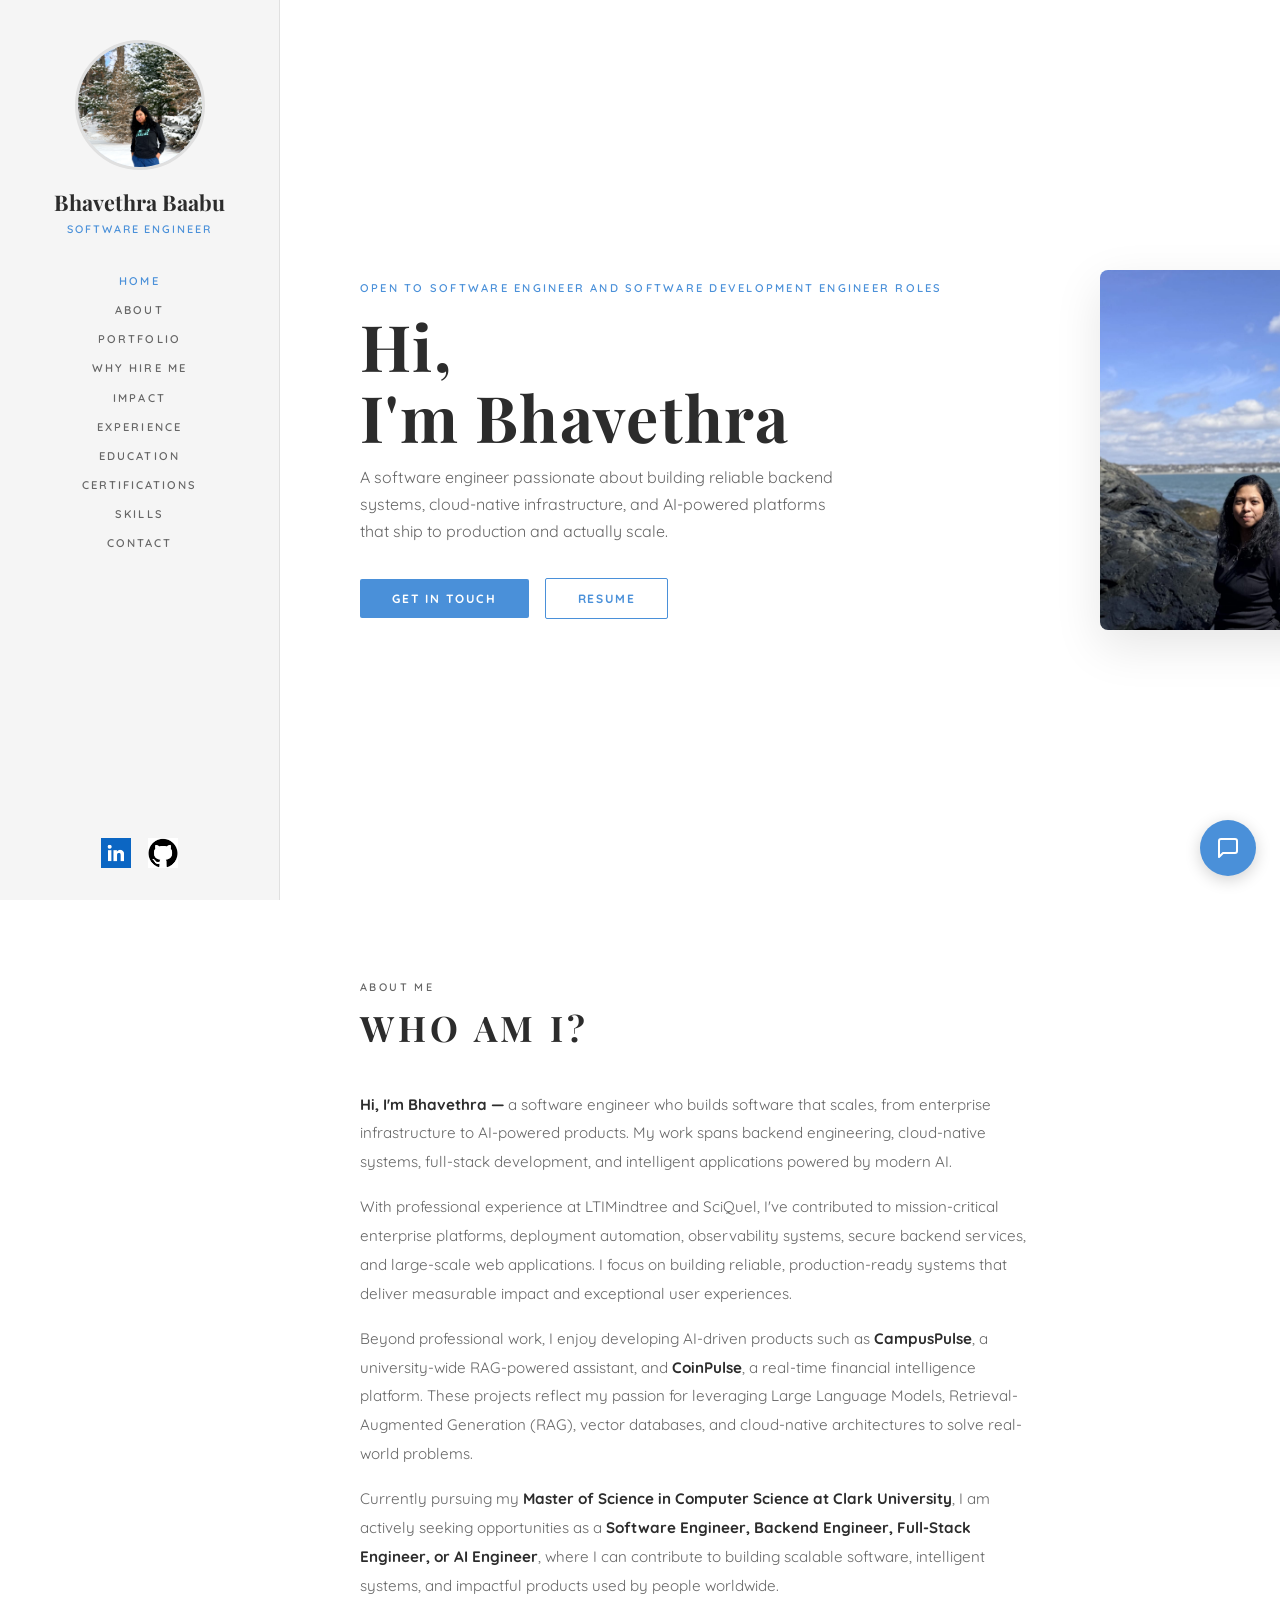
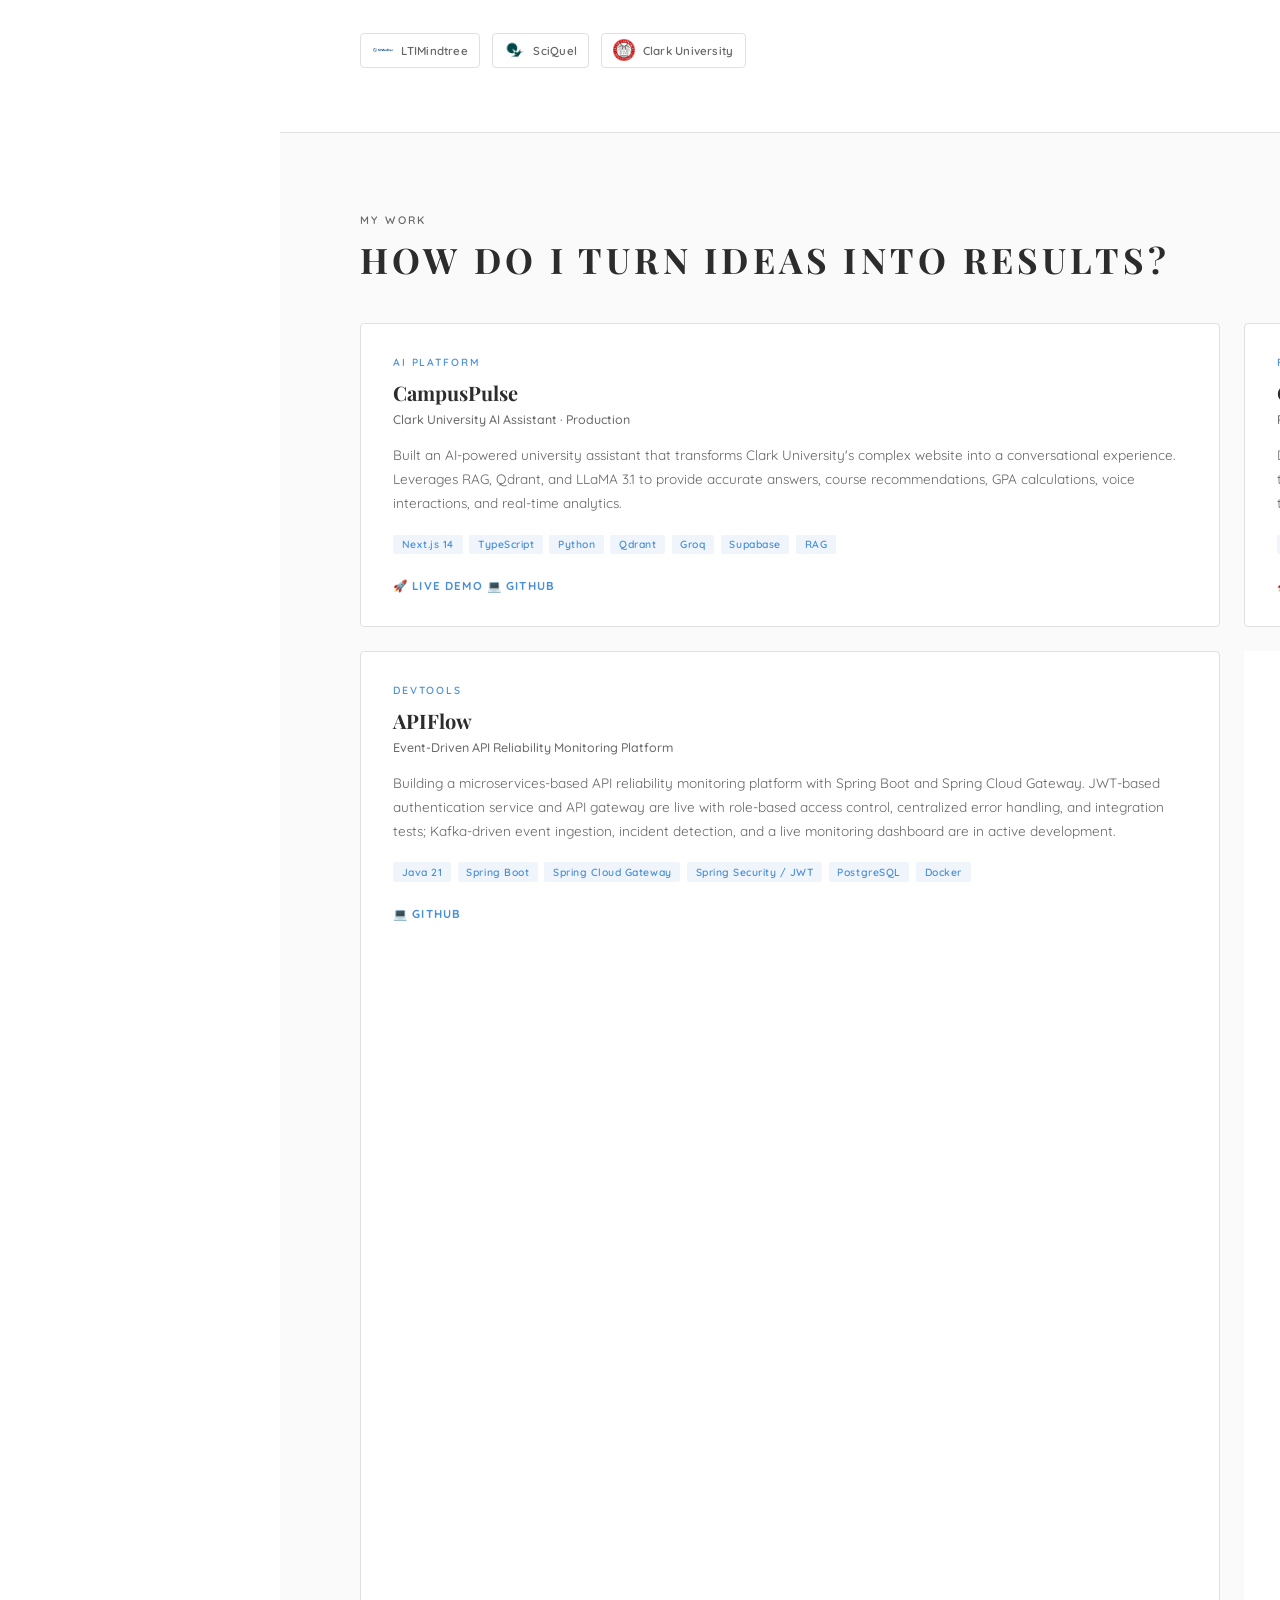
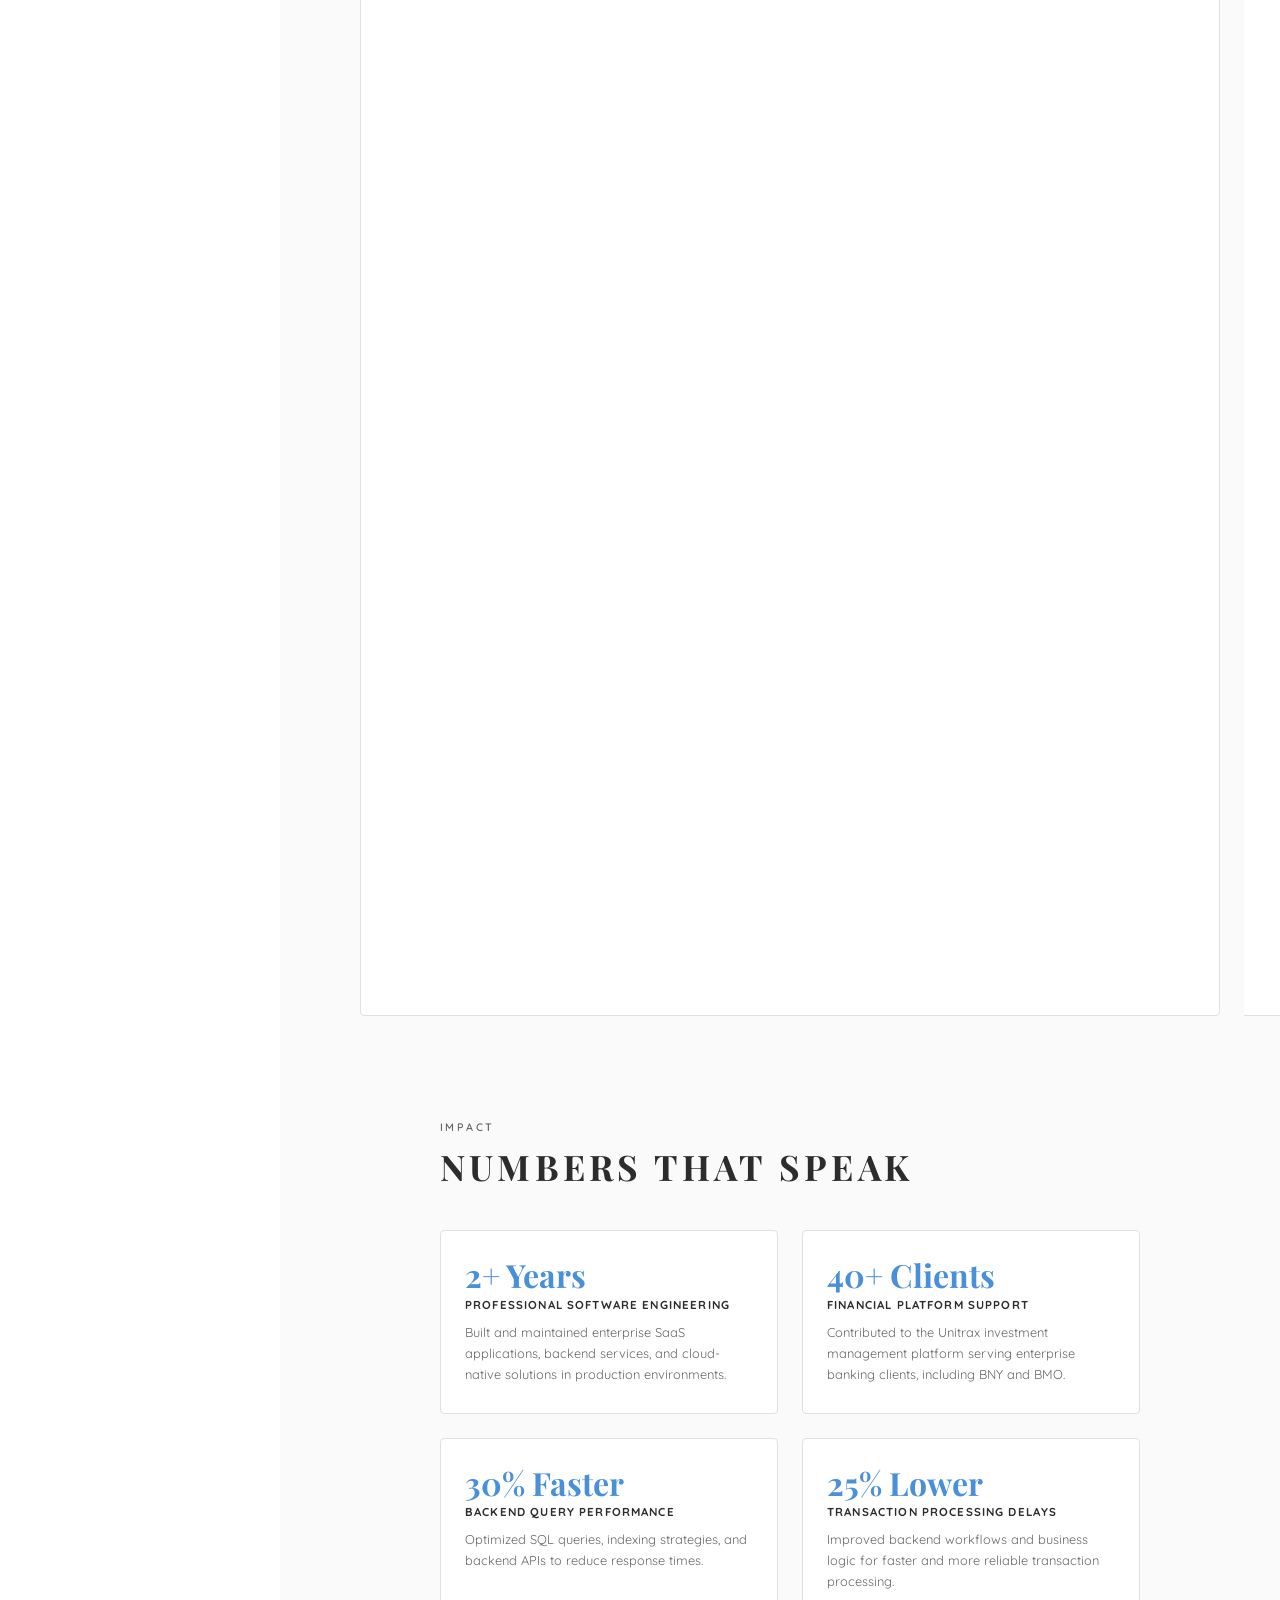
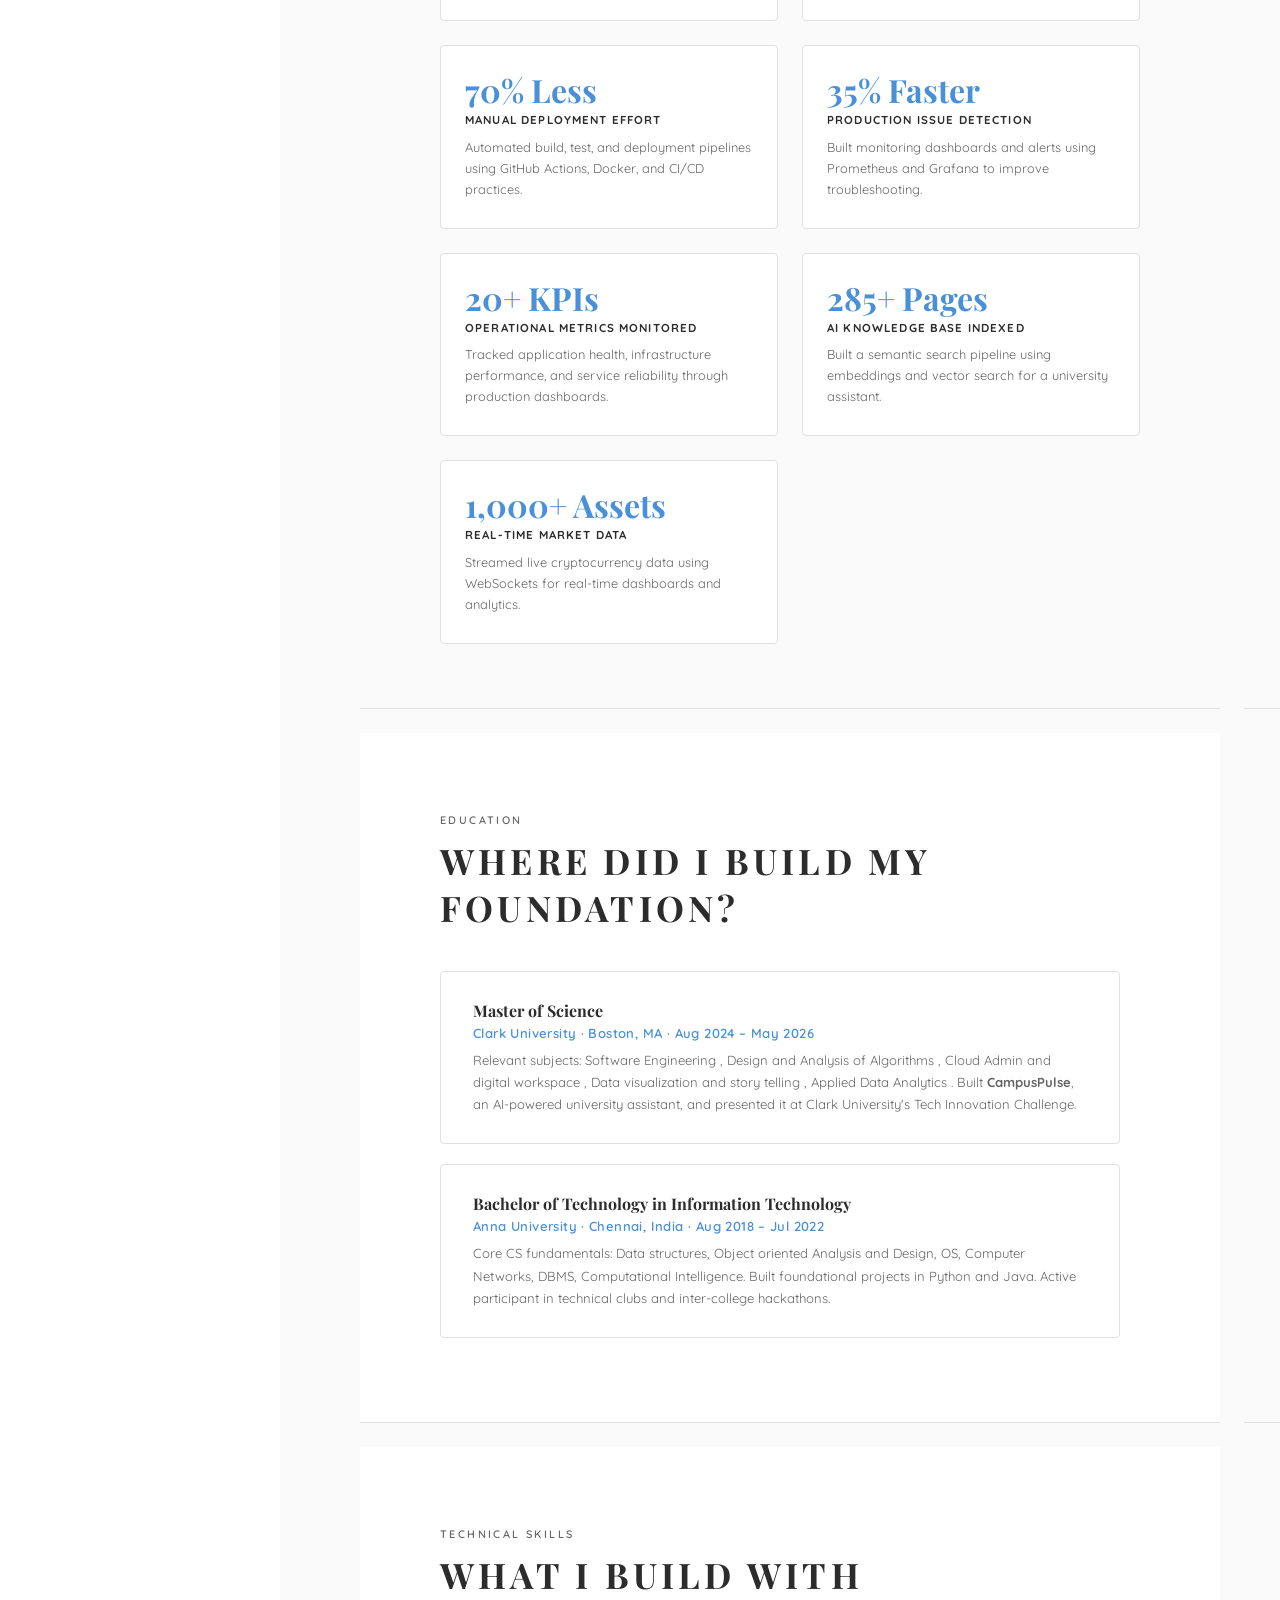
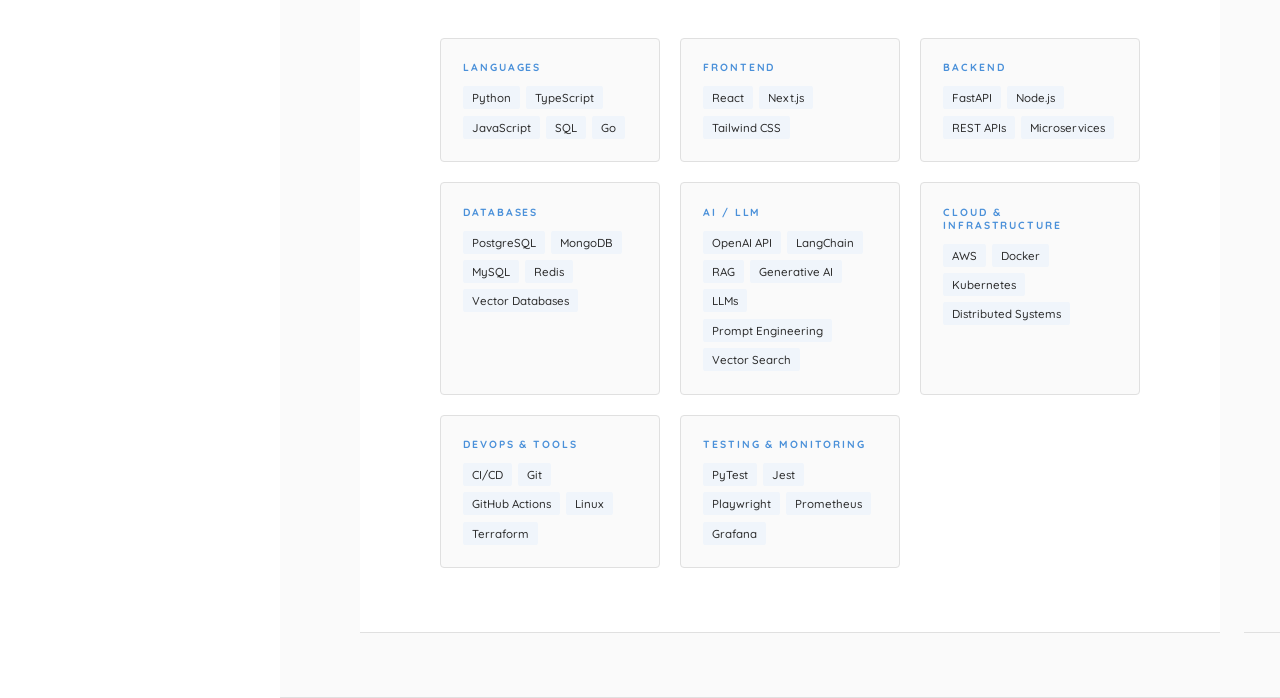
<file: new_index.html>
<!DOCTYPE html>
<html lang="en">
<head>
<meta charset="UTF-8">
<meta name="viewport" content="width=device-width, initial-scale=1.0">
<title>Bhavethra Baabu | Portfolio</title>
<link rel="preconnect" href="https://fonts.googleapis.com">
<link href="https://fonts.googleapis.com/css2?family=Playfair+Display:wght@400;700&family=Quicksand:wght@300;400;500;600;700&display=swap" rel="stylesheet">
<style>
  *, *::before, *::after { box-sizing: border-box; margin: 0; padding: 0; }
 
  :root {
    --sidebar-w: 280px;
    --bg: #ffffff;
    --sidebar-bg: #f5f5f5;
    --text: #2c2c2c;
    --muted: #666666;
    --accent: #4a90d9;     
    --border: #e0e0e0;
    --serif: 'Playfair Display', serif;
    --sans: 'Quicksand', sans-serif;
  }
 
  html { scroll-behavior: smooth; }
 
  body {
    font-family: var(--sans);
    color: var(--text);
    background: var(--bg);
    display: flex;
    min-height: 100vh;
  }
 
  /* ── SIDEBAR ── */
  #sidebar {
    width: var(--sidebar-w);
    min-height: 100vh;
    background: var(--sidebar-bg);
    border-right: 1px solid var(--border);
    position: fixed;
    top: 0; left: 0; bottom: 0;
    display: flex;
    flex-direction: column;
    align-items: center;
    padding: 2.5rem 1.5rem 2rem;
    z-index: 50;
    overflow-y: auto;
  }
 
  .avatar-wrap {
    width: 130px;
    height: 130px;
    border-radius: 50%;
    overflow: hidden;
    border: 3px solid var(--border);
    margin-bottom: 1.25rem;
    background: #dce8f5;
    flex-shrink: 0;
  }
 
  .avatar-wrap img {
    width: 100%;
    height: 100%;
    object-fit: cover;
    object-position: center top;
    display: block;
  }
 
  .sidebar-name {
    font-family: var(--serif);
    font-size: 1.35rem;
    font-weight: 700;
    text-align: center;
    color: var(--text);
    margin-bottom: 0.35rem;
    line-height: 1.2;
  }
 
  .sidebar-role {
    font-size: 0.68rem;
    letter-spacing: 0.18em;
    text-transform: uppercase;
    color: var(--accent);
    text-align: center;
    font-weight: 600;
    margin-bottom: 2rem;
  }
 
  nav ul {
    list-style: none;
    width: 100%;
    text-align: center;
    margin-bottom: 2rem;
  }
 
  nav ul li { margin-bottom: 0.15rem; }
 
  nav ul li a {
    display: block;
    font-size: 0.7rem;
    letter-spacing: 0.18em;
    text-transform: uppercase;
    font-weight: 600;
    color: var(--muted);
    text-decoration: none;
    padding: 0.4rem 0;
    transition: color 0.2s;
  }
 
  nav ul li a:hover,
  nav ul li a.active { color: var(--accent); }
 
  .social-icons {
    display: flex;
    align-items: center;
    justify-content: center;
    gap: 1.1rem;
    margin-top: auto;
    padding-top: 1.5rem;
  }
 
  .social-icons a {
    display: inline-flex;
    align-items: center;
    justify-content: center;
    text-decoration: none;
    transition: opacity 0.2s, transform 0.2s;
  }
 
  .social-icons a:hover {
    opacity: 0.75;
    transform: translateY(-1px);
  }
 
  .social-img {
    width: 30px;
    height: 30px;
    object-fit: contain;
    display: block;
  }
 
  /* ── MAIN ── */
  #main {
    margin-left: var(--sidebar-w);
    flex: 1;
    min-height: 100vh;
  }
 
  /* ── SECTION SHARED ── */
  .colorlib-section {
    padding: 5rem 5rem 4rem;
    border-bottom: 1px solid var(--border);
  }
 
  .heading-meta {
    display: block;
    font-size: 0.68rem;
    letter-spacing: 0.22em;
    text-transform: uppercase;
    color: var(--muted);
    font-weight: 600;
    margin-bottom: 0.6rem;
  }
 
  h2.colorlib-heading {
    font-family: var(--serif);
    font-size: clamp(1.6rem, 3vw, 2.2rem);
    font-weight: 700;
    letter-spacing: 0.12em;
    text-transform: uppercase;
    margin-bottom: 2.5rem;
    color: var(--text);
  }
 
  /* ── HOME / HERO ── */
  #home {
    min-height: 100vh;
    display: flex;
    align-items: center;
    padding: 5rem;
    background: var(--bg);
    position: relative;
  }
 
  .hero-inner {
    display: flex;
    align-items: center;
    justify-content: space-between;
    gap: 3rem;
    width: 100%;
    max-width: 1100px;
  }
 
  .hero-content {
    flex: 1;
    max-width: 620px;
  }
 
  .hero-image {
    flex-shrink: 0;
    width: clamp(260px, 30vw, 360px);
  }
 
  .hero-image img {
    width: 100%;
    aspect-ratio: 1;
    object-fit: cover;
    object-position: center 20%;
    border-radius: 8px;
    box-shadow: 0 16px 48px rgba(0, 0, 0, 0.1);
    display: block;
  }
 
  .hero-eyebrow {
    font-size: 0.7rem;
    letter-spacing: 0.2em;
    text-transform: uppercase;
    color: var(--accent);
    font-weight: 600;
    margin-bottom: 1rem;
  }
 
  .hero-name {
    font-family: var(--serif);
    font-size: clamp(2.5rem, 5vw, 4rem);
    font-weight: 700;
    line-height: 1.1;
    margin-bottom: 0.75rem;
    letter-spacing: 0.02em;
  }
 
  .hero-sub {
    font-size: 1rem;
    color: var(--muted);
    margin-bottom: 2rem;
    line-height: 1.7;
    max-width: 480px;
  }
 
  .hero-btn {
    display: inline-block;
    font-size: 0.75rem;
    letter-spacing: 0.15em;
    text-transform: uppercase;
    font-weight: 700;
    padding: 0.75rem 2rem;
    background: var(--accent);
    color: #fff;
    text-decoration: none;
    border-radius: 2px;
    transition: opacity 0.2s, transform 0.2s;
  }
 
  .hero-btn:hover { opacity: 0.85; transform: translateY(-1px); }
 
  .hero-btn-outline {
    display: inline-block;
    font-size: 0.75rem;
    letter-spacing: 0.15em;
    text-transform: uppercase;
    font-weight: 700;
    padding: 0.75rem 2rem;
    background: transparent;
    color: var(--accent);
    text-decoration: none;
    border-radius: 2px;
    border: 1.5px solid var(--accent);
    transition: background 0.2s, color 0.2s, transform 0.2s;
  }
 
  .hero-btn-outline:hover { background: var(--accent); color: #fff; transform: translateY(-1px); }
 
  .hero-btn-row {
    display: flex;
    align-items: center;
    gap: 1rem;
    flex-wrap: wrap;
  }
 
  /* ── ABOUT ── */
  #about .about-desc {
    font-size: 0.95rem;
    color: var(--muted);
    line-height: 1.9;
    max-width: 680px;
  }
 
  #about .about-desc p + p { margin-top: 1rem; }
 
  #about strong { color: var(--text); font-weight: 700; }
 
  .company-strip {
    display: flex;
    align-items: center;
    gap: 0.75rem;
    margin-top: 2rem;
    flex-wrap: nowrap;
  }
 
  .company-logo {
    font-family: var(--sans);
    font-size: 0.72rem;
    font-weight: 600;
    color: var(--muted);
    letter-spacing: 0.02em;
    display: inline-flex;
    align-items: center;
    gap: 0.45rem;
    border: 1px solid var(--border);
    padding: 0.35rem 0.7rem;
    border-radius: 4px;
    white-space: nowrap;
    flex-shrink: 0;
    transition: border-color 0.2s, color 0.2s;
  }
 
  .company-logo:hover { border-color: var(--accent); color: var(--accent); }
 
  .company-img {
    width: 22px;
    height: 22px;
    object-fit: contain;
    flex-shrink: 0;
    display: block;
  }
 
  .company-logo .co-icon {
    width: 22px; height: 22px;
    border-radius: 50%;
    display: flex;
    align-items: center;
    justify-content: center;
    font-size: 0.65rem;
    font-weight: 700;
    color: #fff;
    flex-shrink: 0;
  }
 
  /* ── PORTFOLIO ── */
  #portfolio { background: #fafafa; }
 
  .portfolio-grid {
    display: grid;
    grid-template-columns: 1fr 1fr;
    gap: 1.5rem;
  }
 
  .project-card {
    background: var(--bg);
    border: 1px solid var(--border);
    border-radius: 4px;
    padding: 2rem;
    position: relative;
    overflow: hidden;
    transition: box-shadow 0.25s, transform 0.25s;
  }
 
  .project-card:hover {
    box-shadow: 0 8px 32px rgba(0,0,0,0.08);
    transform: translateY(-2px);
  }
 
  .project-card::after {
    content: '';
    position: absolute;
    bottom: 0; left: 0; right: 0;
    height: 3px;
    background: var(--accent);
    opacity: 0;
    transition: opacity 0.25s;
  }
 
  .project-card:hover::after { opacity: 1; }
 
  .project-type {
    font-size: 0.65rem;
    letter-spacing: 0.18em;
    text-transform: uppercase;
    color: var(--accent);
    font-weight: 600;
    margin-bottom: 0.6rem;
  }
 
  .project-name {
    font-family: var(--serif);
    font-size: 1.25rem;
    font-weight: 700;
    margin-bottom: 0.4rem;
  }
 
  .project-sub {
    font-size: 0.78rem;
    color: var(--muted);
    margin-bottom: 1rem;
    font-weight: 500;
  }
 
  .project-desc {
    font-size: 0.85rem;
    color: var(--muted);
    line-height: 1.75;
    margin-bottom: 1.25rem;
  }
 
  .project-tags {
    display: flex;
    flex-wrap: wrap;
    gap: 0.4rem;
    margin-bottom: 1.25rem;
  }
 
  .ptag {
    font-size: 0.65rem;
    padding: 0.2rem 0.55rem;
    background: #f0f5fb;
    color: var(--accent);
    border-radius: 2px;
    font-weight: 600;
    letter-spacing: 0.05em;
  }
 
  .project-link {
    font-size: 0.72rem;
    letter-spacing: 0.1em;
    text-transform: uppercase;
    font-weight: 700;
    color: var(--accent);
    text-decoration: none;
    border-bottom: 1px solid transparent;
    transition: border-color 0.2s;
  }
 
  .project-link:hover { border-color: var(--accent); }
 
  /* ── WHY HIRE ME ── */
  #why-hire-me { background: var(--bg); }
 
  .why-intro {
    font-size: 0.95rem;
    color: var(--muted);
    line-height: 1.9;
    max-width: 720px;
    margin-bottom: 2.5rem;
  }
 
  .why-grid {
    display: grid;
    grid-template-columns: 1fr 1fr;
    gap: 1.5rem;
  }
 
  .why-card {
    background: #fafafa;
    border: 1px solid var(--border);
    border-radius: 4px;
    padding: 1.75rem 2rem;
    position: relative;
    transition: box-shadow 0.25s, transform 0.25s, border-color 0.25s;
  }
 
  .why-card:hover {
    box-shadow: 0 8px 32px rgba(0,0,0,0.08);
    transform: translateY(-2px);
    border-color: var(--accent);
  }
 
  .why-num {
    font-family: var(--serif);
    font-size: 1.6rem;
    font-weight: 700;
    color: var(--accent);
    opacity: 0.5;
    margin-bottom: 0.5rem;
  }
 
  .why-title {
    font-family: var(--serif);
    font-size: 1.1rem;
    font-weight: 700;
    margin-bottom: 0.6rem;
  }
 
  .why-desc {
    font-size: 0.85rem;
    color: var(--muted);
    line-height: 1.75;
    margin-bottom: 1rem;
  }
 
  .why-tags {
    font-size: 0.7rem;
    letter-spacing: 0.05em;
    color: var(--accent);
    font-weight: 600;
  }
 
  /* ── IMPACT ── */
  #impact { background: #fafafa; }
 
  .impact-grid {
    display: grid;
    grid-template-columns: repeat(auto-fit, minmax(230px, 1fr));
    gap: 1.5rem;
  }
 
  .impact-card {
    background: var(--bg);
    border: 1px solid var(--border);
    border-radius: 4px;
    padding: 1.75rem 1.5rem;
    transition: border-color 0.2s, transform 0.2s;
  }
 
  .impact-card:hover { border-color: var(--accent); transform: translateY(-2px); }
 
  .impact-number {
    font-family: var(--serif);
    font-size: 2rem;
    font-weight: 700;
    color: var(--accent);
    margin-bottom: 0.35rem;
    line-height: 1;
  }
 
  .impact-label {
    font-size: 0.72rem;
    letter-spacing: 0.1em;
    text-transform: uppercase;
    font-weight: 700;
    color: var(--text);
    margin-bottom: 0.6rem;
  }
 
  .impact-desc {
    font-size: 0.8rem;
    color: var(--muted);
    line-height: 1.65;
  }
 
  /* ── TESTIMONIALS ── */
  #testimonials { background: var(--bg); }
 
  .testimonial-block {
    border-left: 3px solid var(--accent);
    padding: 1.5rem 0 1.5rem 2rem;
    margin-bottom: 2.5rem;
    max-width: 700px;
  }
 
  .testimonial-block blockquote {
    font-size: 0.92rem;
    color: var(--muted);
    line-height: 1.85;
    font-style: italic;
    margin-bottom: 0.75rem;
  }
 
  .testimonial-block cite {
    font-size: 0.75rem;
    letter-spacing: 0.1em;
    color: var(--text);
    font-style: normal;
    font-weight: 600;
  }
 
  .testimonial-block cite span {
    color: var(--muted);
    font-weight: 400;
  }
 
  /* ── EXPERIENCE ── */
  #experience { background: #fafafa; }
 
  .timeline { position: relative; max-width: 720px; }
 
  .timeline::before {
    content: '';
    position: absolute;
    left: 14px; top: 8px; bottom: 0;
    width: 1px;
    background: var(--border);
  }
 
  .timeline-entry { padding: 0 0 3rem 3rem; position: relative; }
  .timeline-entry:last-child { padding-bottom: 0; }
 
  .timeline-dot {
    position: absolute;
    left: 8px; top: 4px;
    width: 14px; height: 14px;
    border-radius: 50%;
    border: 2px solid var(--accent);
    background: var(--bg);
  }
 
  .timeline-period {
    font-size: 0.68rem;
    letter-spacing: 0.12em;
    text-transform: uppercase;
    color: var(--accent);
    font-weight: 600;
    margin-bottom: 0.3rem;
  }
 
  .timeline-role {
    font-family: var(--serif);
    font-size: 1.05rem;
    font-weight: 700;
    margin-bottom: 0.2rem;
  }
 
  .timeline-company {
    font-size: 0.82rem;
    color: var(--muted);
    margin-bottom: 1rem;
    font-weight: 500;
  }
 
  .timeline-bullets {
    list-style: none;
    display: flex;
    flex-direction: column;
    gap: 0.5rem;
  }
 
  .timeline-bullets li {
    font-size: 0.875rem;
    color: var(--muted);
    padding-left: 1rem;
    position: relative;
    line-height: 1.7;
  }
 
  .timeline-bullets li::before {
    content: '—';
    position: absolute;
    left: 0;
    color: var(--border);
    font-size: 0.75rem;
  }
 
  /* ── EDUCATION ── */
  #education { background: var(--bg); }
 
  .edu-block {
    border: 1px solid var(--border);
    border-radius: 4px;
    padding: 1.75rem 2rem;
    margin-bottom: 1.25rem;
    max-width: 680px;
    transition: border-color 0.2s;
  }
 
  .edu-block:hover { border-color: var(--accent); }
 
  .edu-degree {
    font-family: var(--serif);
    font-size: 1rem;
    font-weight: 700;
    margin-bottom: 0.25rem;
  }
 
  .edu-school {
    font-size: 0.82rem;
    color: var(--accent);
    font-weight: 600;
    margin-bottom: 0.5rem;
    letter-spacing: 0.03em;
  }
 
  .edu-detail {
    font-size: 0.82rem;
    color: var(--muted);
    line-height: 1.7;
  }
 
  /* ── CERTIFICATIONS ── */
  #certifications { background: #fafafa; }
 
  .cert-grid {
    display: grid;
    grid-template-columns: repeat(auto-fit, minmax(300px, 1fr));
    gap: 1.25rem;
    max-width: 800px;
  }
 
  .cert-card {
    background: var(--bg);
    border: 1px solid var(--border);
    border-radius: 4px;
    padding: 1.5rem 1.75rem;
    transition: border-color 0.2s, transform 0.2s;
  }
 
  .cert-card:hover { border-color: var(--accent); transform: translateY(-2px); }
 
  .cert-code {
    font-size: 0.65rem;
    letter-spacing: 0.15em;
    text-transform: uppercase;
    color: var(--accent);
    font-weight: 700;
    margin-bottom: 0.5rem;
  }
 
  .cert-name {
    font-family: var(--serif);
    font-size: 1rem;
    font-weight: 700;
    margin-bottom: 0.5rem;
    line-height: 1.4;
  }
 
  .cert-desc {
    font-size: 0.82rem;
    color: var(--muted);
    line-height: 1.7;
  }
 
  /* ── SKILLS ── */
  #skills { background: var(--bg); }
 
  .skills-grid {
    display: grid;
    grid-template-columns: repeat(auto-fit, minmax(220px, 1fr));
    gap: 1.25rem;
    max-width: 800px;
  }
 
  .skill-group {
    background: #fafafa;
    border: 1px solid var(--border);
    border-radius: 4px;
    padding: 1.4rem;
  }
 
  .skill-group-title {
    font-size: 0.65rem;
    letter-spacing: 0.18em;
    text-transform: uppercase;
    color: var(--accent);
    font-weight: 700;
    margin-bottom: 0.75rem;
  }
 
  .skill-tags { display: flex; flex-wrap: wrap; gap: 0.4rem; }
 
  .stag {
    font-size: 0.72rem;
    padding: 0.25rem 0.55rem;
    background: #f0f5fb;
    color: var(--text);
    border-radius: 2px;
    font-weight: 500;
  }
 
  /* ── CONTACT ── */
  #contact { background: #fafafa; }
 
  .contact-grid {
    display: grid;
    grid-template-columns: 1fr 1fr;
    gap: 4rem;
    max-width: 720px;
  }
 
  .contact-item {
    display: flex;
    align-items: flex-start;
    gap: 1rem;
    margin-bottom: 1.25rem;
  }
 
  .contact-icon {
    font-size: 1.2rem;
    color: var(--accent);
    flex-shrink: 0;
    margin-top: 0.1rem;
  }
 
  .contact-item a, .contact-item p {
    font-size: 0.875rem;
    color: var(--muted);
    text-decoration: none;
    transition: color 0.2s;
  }
 
  .contact-item a:hover { color: var(--accent); }
 
  .opt-note {
    display: inline-block;
    font-size: 0.68rem;
    letter-spacing: 0.1em;
    text-transform: uppercase;
    background: #edf4ff;
    color: var(--accent);
    border: 1px solid #c7dbf5;
    padding: 0.3rem 0.7rem;
    border-radius: 2px;
    font-weight: 600;
    margin-bottom: 1.5rem;
  }
 
  /* ── RESPONSIVE ── */
  @media (max-width: 900px) {
    #sidebar { display: none; }
    #main { margin-left: 0; }
    .colorlib-section, #home { padding: 3rem 2rem; }
    .hero-inner {
      flex-direction: column;
      align-items: flex-start;
      gap: 2.5rem;
    }
    .hero-image {
      width: 100%;
      max-width: 300px;
      align-self: center;
    }
    .company-strip { flex-wrap: wrap; }
    .portfolio-grid { grid-template-columns: 1fr; }
    .why-grid { grid-template-columns: 1fr; }
    .contact-grid { grid-template-columns: 1fr; gap: 0; }
  }
 
  @media (prefers-reduced-motion: reduce) {
    * { transition: none !important; }
  }
</style>
</head>
<body>
 
<!-- SIDEBAR -->
<aside id="sidebar">
  <div class="avatar-wrap">
    <img src="images/mee.jpeg" alt="Bhavethra Baabu">
  </div>
  <div class="sidebar-name">Bhavethra Baabu</div>
  <div class="sidebar-role">Software Engineer</div>
 
  <nav>
    <ul>
      <li><a href="#home" class="active">Home</a></li>
      <li><a href="#about">About</a></li>
      <li><a href="#portfolio">Portfolio</a></li>
      <li><a href="#why-hire-me">Why Hire Me</a></li>
      <li><a href="#impact">Impact</a></li>
      <li><a href="#experience">Experience</a></li>
      <li><a href="#education">Education</a></li>
      <li><a href="#certifications">Certifications</a></li>
      <li><a href="#skills">Skills</a></li>
      <li><a href="#contact">Contact</a></li>
    </ul>
  </nav>
 
  <div class="social-icons">
    <a href="https://linkedin.com/in/bhavethrab24" target="_blank" rel="noopener noreferrer" aria-label="LinkedIn">
      <img src="images/linkedin.png" alt="LinkedIn" class="social-img">
    </a>
    <a href="https://github.com/BhavethraBaabu" target="_blank" rel="noopener noreferrer" aria-label="GitHub">
      <img src="images/github.png" alt="GitHub" class="social-img">
    </a>
  </div>
</aside>
 
<!-- MAIN -->
<div id="main">
 
  <!-- HOME -->
  <section id="home">
    <div class="hero-inner">
      <div class="hero-content">
        <div class="hero-eyebrow">Open to Software Engineer and Software Development Engineer roles</div>
        <h1 class="hero-name">Hi,<br>I'm Bhavethra</h1>
        <p class="hero-sub">
          A software engineer passionate about building reliable backend systems, cloud-native infrastructure, and AI-powered platforms that ship to production and actually scale.
        </p>
        <div class="hero-btn-row">
          <a href="mailto:bbaabu@clarku.edu" class="hero-btn">Get In Touch</a>
          <a href="Bhavethra_resume.pdf" target="_blank" rel="noopener noreferrer" class="hero-btn-outline">Resume</a>
        </div>
      </div>
      <div class="hero-image">
        <img src="images/mee2.jpeg" alt="Bhavethra Baabu">
      </div>
    </div>
  </section>
 
  <!-- ABOUT -->
  <section id="about" class="colorlib-section">
    <span class="heading-meta">About Me</span>
    <h2 class="colorlib-heading">Who Am I?</h2>
    <div class="about-desc">
		<p>
			<strong>Hi, I'm Bhavethra —</strong> a software engineer who builds software that scales, from enterprise infrastructure to AI-powered products. My work spans backend engineering, cloud-native systems, full-stack development, and intelligent applications powered by modern AI.
		  </p>
		
		  <p>
			With professional experience at LTIMindtree and SciQuel, I've contributed to mission-critical enterprise platforms, deployment automation, observability systems, secure backend services, and large-scale web applications. I focus on building reliable, production-ready systems that deliver measurable impact and exceptional user experiences.
		  </p>
		
		  <p>
			Beyond professional work, I enjoy developing AI-driven products such as <strong>CampusPulse</strong>, a university-wide RAG-powered assistant, and <strong>CoinPulse</strong>, a real-time financial intelligence platform. These projects reflect my passion for leveraging Large Language Models, Retrieval-Augmented Generation (RAG), vector databases, and cloud-native architectures to solve real-world problems.
		  </p>
		
		  <p>
			Currently pursuing my <strong>Master of Science in Computer Science at Clark University</strong>, I am actively seeking opportunities as a <strong>Software Engineer, Backend Engineer, Full-Stack Engineer, or AI Engineer</strong>, where I can contribute to building scalable software, intelligent systems, and impactful products used by people worldwide.
		  </p>
 
    </div>
 
    <div class="company-strip">
      <div class="company-logo">
        <img src="images/ltimindtree.png" alt="LTIMindtree" class="company-img">
        <span>LTIMindtree</span>
      </div>
      <div class="company-logo">
        <img src="images/sciquel.jpeg" alt="SciQuel" class="company-img">
        <span>SciQuel</span>
      </div>
      <div class="company-logo">
        <img src="images/clark.png" alt="Clark University" class="company-img">
        <span>Clark University</span>
      </div>
    </div>
 
  </section>
 
  <!-- PORTFOLIO -->
  <section id="portfolio" class="colorlib-section">
	<span class="heading-meta">My Work</span>
	<h2 class="colorlib-heading">How Do I Turn Ideas Into Results?</h2>
  
	<div class="portfolio-grid">
  
	  <!-- CampusPulse -->
	  <div class="project-card">
		<div class="project-type">AI Platform</div>
		<div class="project-name">CampusPulse</div>
		<div class="project-sub">Clark University AI Assistant · Production</div>
  
		<div class="project-desc">
		  Built an AI-powered university assistant that transforms Clark University's
		  complex website into a conversational experience. Leverages RAG, Qdrant,
		  and LLaMA 3.1 to provide accurate answers, course recommendations,
		  GPA calculations, voice interactions, and real-time analytics.
		</div>
  
		<div class="project-tags">
		  <span class="ptag">Next.js 14</span>
		  <span class="ptag">TypeScript</span>
		  <span class="ptag">Python</span>
		  <span class="ptag">Qdrant</span>
		  <span class="ptag">Groq</span>
		  <span class="ptag">Supabase</span>
		  <span class="ptag">RAG</span>
		</div>
  
		<div class="project-links">
		  <a href="https://campuspulse-bice.vercel.app" target="_blank" class="project-link">
			🚀 Live Demo
		  </a>
		  <a href="https://github.com/BhavethraBaabu/campuspulse" target="_blank" class="project-link">
			💻 GitHub
		  </a>
		</div>
	  </div>
  
	  <!-- CoinPulse -->
	  <div class="project-card">
		<div class="project-type">FinTech</div>
		<div class="project-name">CoinPulse</div>
		<div class="project-sub">Real-Time Crypto Intelligence Platform</div>
  
		<div class="project-desc">
		  Developed a full-stack cryptocurrency analytics platform providing
		  real-time market monitoring, portfolio tracking, and AI-powered insights.
		  Integrated live market data streams and interactive dashboards for
		  actionable trading intelligence.
		</div>
  
		<div class="project-tags">
		  <span class="ptag">Next.js</span>
		  <span class="ptag">TypeScript</span>
		  <span class="ptag">WebSocket</span>
		  <span class="ptag">PostgreSQL</span>
		  <span class="ptag">Prisma</span>
		  <span class="ptag">Vercel</span>
		</div>
  
		<div class="project-links">
		  <a href="https://cryptopulse-terminal-two.vercel.app" target="_blank" class="project-link">
			🚀 Live Demo
		  </a>
		  <a href="https://github.com/BhavethraBaabu/coinpulse" target="_blank" class="project-link">
			💻 GitHub
		  </a>
		</div>
	  </div>
  
	  <!-- APIFlow -->
	  <div class="project-card">
		<div class="project-type">DevTools</div>
		<div class="project-name">APIFlow</div>
		<div class="project-sub">Event-Driven API Reliability Monitoring Platform</div>
  
		<div class="project-desc">
		  Building a microservices-based API reliability monitoring platform
		  with Spring Boot and Spring Cloud Gateway. JWT-based authentication
		  service and API gateway are live with role-based access control,
		  centralized error handling, and integration tests; Kafka-driven
		  event ingestion, incident detection, and a live monitoring
		  dashboard are in active development.
		</div>
  
		<div class="project-tags">
		  <span class="ptag">Java 21</span>
		  <span class="ptag">Spring Boot</span>
		  <span class="ptag">Spring Cloud Gateway</span>
		  <span class="ptag">Spring Security / JWT</span>
		  <span class="ptag">PostgreSQL</span>
		  <span class="ptag">Docker</span>
		</div>
  
		<div class="project-links">
		  <a href="https://github.com/BhavethraBaabu/API_Flow" target="_blank" class="project-link">
			💻 GitHub
		  </a>
		</div>
	  </div>
 
  <!-- WHY HIRE ME -->
  <section id="why-hire-me" class="colorlib-section">
    <span class="heading-meta">Why Hire Me</span>
    <h2 class="colorlib-heading">What Sets My Work Apart?</h2>
 
    <p class="why-intro">
      Over the past two years, I've worked on enterprise financial platforms, AI-powered applications, and cloud-native systems. I focus on writing reliable software, solving real business problems, and leaving every system better than I found it.
    </p>
 
    <div class="why-grid">
 
      <div class="why-card">
        <div class="why-num">01</div>
        <div class="why-title">Trusted with Enterprise Software</div>
        <div class="why-desc">I began my career building software for enterprise financial platforms used by global banking clients. Working in production environments taught me the importance of reliability, accuracy, and maintainable engineering.</div>
        <div class="why-tags">Enterprise Platforms • Financial Systems • Production Experience</div>
      </div>
 
      <div class="why-card">
        <div class="why-num">02</div>
        <div class="why-title">Built for Backend Engineering</div>
        <div class="why-desc">I enjoy building APIs, optimizing databases, and designing backend systems that are reliable under real workloads. I write software that's easy to maintain, easy to scale, and easy for other engineers to build on.</div>
        <div class="why-tags">Python • FastAPI • PostgreSQL • REST APIs</div>
      </div>
 
      <div class="why-card">
        <div class="why-num">03</div>
        <div class="why-title">I Focus on Outcomes, Not Just Code</div>
        <div class="why-desc">Every feature should make the product faster, simpler, or more reliable. My work has consistently improved performance, reduced manual effort, and strengthened production systems through measurable engineering improvements.</div>
        <div class="why-tags">Performance • Reliability • Automation</div>
      </div>
 
      <div class="why-card">
        <div class="why-num">04</div>
        <div class="why-title">Comfortable Owning the Full Stack</div>
        <div class="why-desc">I don't just contribute to one layer of the application. From frontend interfaces to backend services, databases, cloud infrastructure, and deployment pipelines, I'm comfortable delivering complete solutions.</div>
        <div class="why-tags">Frontend → Backend → Cloud → Production</div>
      </div>
 
      <div class="why-card">
        <div class="why-num">05</div>
        <div class="why-title">AI with Practical Purpose</div>
        <div class="why-desc">I build AI features that solve real user problems. From semantic search to Retrieval-Augmented Generation (RAG), I focus on creating AI systems that are useful, reliable, and production-ready.</div>
        <div class="why-tags">LLMs • RAG • Vector Search • AI Applications</div>
      </div>
 
      <div class="why-card">
        <div class="why-num">06</div>
        <div class="why-title">Reliable Software Starts with Reliable Delivery</div>
        <div class="why-desc">I automate deployments, containerize applications, and build cloud-native solutions that make releases safer and faster. Good engineering doesn't stop when the code compiles.</div>
        <div class="why-tags">AWS • Docker • Kubernetes • GitHub Actions</div>
      </div>
 
      <div class="why-card">
        <div class="why-num">07</div>
        <div class="why-title">Curious Enough to Learn. Disciplined Enough to Deliver.</div>
        <div class="why-desc">Technology evolves constantly, and I enjoy learning new tools that solve real problems. I value consistency, continuous improvement, and building software that earns users' trust.</div>
        <div class="why-tags">Continuous Learning • Ownership • Execution</div>
      </div>
 
    </div>
  </section>
 
  <!-- IMPACT -->
  <section id="impact" class="colorlib-section">
    <span class="heading-meta">Impact</span>
    <h2 class="colorlib-heading">Numbers That Speak</h2>
 
    <div class="impact-grid">
 
      <div class="impact-card">
        <div class="impact-number">2+ Years</div>
        <div class="impact-label">Professional Software Engineering</div>
        <div class="impact-desc">Built and maintained enterprise SaaS applications, backend services, and cloud-native solutions in production environments.</div>
      </div>
 
      <div class="impact-card">
        <div class="impact-number">40+ Clients</div>
        <div class="impact-label">Financial Platform Support</div>
        <div class="impact-desc">Contributed to the Unitrax investment management platform serving enterprise banking clients, including BNY and BMO.</div>
      </div>
 
      <div class="impact-card">
        <div class="impact-number">30% Faster</div>
        <div class="impact-label">Backend Query Performance</div>
        <div class="impact-desc">Optimized SQL queries, indexing strategies, and backend APIs to reduce response times.</div>
      </div>
 
      <div class="impact-card">
        <div class="impact-number">25% Lower</div>
        <div class="impact-label">Transaction Processing Delays</div>
        <div class="impact-desc">Improved backend workflows and business logic for faster and more reliable transaction processing.</div>
      </div>
 
      <div class="impact-card">
        <div class="impact-number">70% Less</div>
        <div class="impact-label">Manual Deployment Effort</div>
        <div class="impact-desc">Automated build, test, and deployment pipelines using GitHub Actions, Docker, and CI/CD practices.</div>
      </div>
 
      <div class="impact-card">
        <div class="impact-number">35% Faster</div>
        <div class="impact-label">Production Issue Detection</div>
        <div class="impact-desc">Built monitoring dashboards and alerts using Prometheus and Grafana to improve troubleshooting.</div>
      </div>
 
      <div class="impact-card">
        <div class="impact-number">20+ KPIs</div>
        <div class="impact-label">Operational Metrics Monitored</div>
        <div class="impact-desc">Tracked application health, infrastructure performance, and service reliability through production dashboards.</div>
      </div>
 
      <div class="impact-card">
        <div class="impact-number">285+ Pages</div>
        <div class="impact-label">AI Knowledge Base Indexed</div>
        <div class="impact-desc">Built a semantic search pipeline using embeddings and vector search for a university assistant.</div>
      </div>
 
      <div class="impact-card">
        <div class="impact-number">1,000+ Assets</div>
        <div class="impact-label">Real-Time Market Data</div>
        <div class="impact-desc">Streamed live cryptocurrency data using WebSockets for real-time dashboards and analytics.</div>
      </div>
 
    </div>
  </section>
 
  <!-- EXPERIENCE -->
  <section id="experience" class="colorlib-section">
    <span class="heading-meta">Work Experience</span>
    <h2 class="colorlib-heading">How Have I Made An Impact?</h2>
    <div class="timeline">
 
      <div class="timeline-entry">
        <div class="timeline-dot"></div>
        <div class="timeline-period">Feb 2026 – Apr 2026 · Boston, MA</div>
        <div class="timeline-role">Software Engineer Intern</div>
        <div class="timeline-company">SciQuel</div>
        <ul class="timeline-bullets">
          <li>Built full-stack features with Next.js and React for a live science publishing platform spanning 15+ disciplines, onboarding 50+ open-source contributors through a standardized component architecture.</li>
          <li>Optimized PostgreSQL query performance via Prisma ORM, reducing article and profile metadata fetch latency by 30%.</li>
          <li>Delivered a responsive atomic design system in TypeScript and Tailwind CSS, cutting frontend development cycle time by 30%.</li>
          <li>Maintained CI/CD pipelines via GitHub Actions, reviewed 20+ PRs, and enforced TypeScript linting and testing standards across all deployments.</li>
        </ul>
      </div>
 
      <div class="timeline-entry">
        <div class="timeline-dot"></div>
        <div class="timeline-period">Jul 2022 – Jul 2024 · Bengaluru, India</div>
        <div class="timeline-role">Software Engineer</div>
        <div class="timeline-company">LTIMindtree — BNY Mellon Account</div>
        <ul class="timeline-bullets">
          <li>Built and maintained cloud-native AWS deployment automation across 12 MFT servers and DMZ middleware layers, achieving production-grade availability with zero unplanned downtime.</li>
          <li>Automated MFT pipeline failure detection via custom scheduled jobs and alerting scripts, eliminating manual monitoring and enabling real-time incident response.</li>
          <li>Deployed a full observability stack (Prometheus + Grafana) across production services, reducing MTTR and empowering on-call engineers to debug incidents autonomously.</li>
          <li>Designed and maintained RESTful APIs for the Unitrax SaaS platform with JWT authentication, RBAC, and rate limiting for hundreds of enterprise clients.</li>
        </ul>
      </div>
 
    </div>
  </section>
 
  <!-- EDUCATION -->
  <section id="education" class="colorlib-section">
    <span class="heading-meta">Education</span>
    <h2 class="colorlib-heading">Where Did I Build My Foundation?</h2>
 
    <div class="education-details">
		<div class="edu-block">
      <div class="edu-degree">Master of Science</div>
      <div class="edu-school">Clark University · Boston, MA · Aug 2024 – May 2026</div>
      <div class="edu-detail">
        Relevant subjects: Software Engineering , Design and Analysis of Algorithms , Cloud Admin and digital workspace , Data visualization and story telling , Applied Data Analytics . Built <strong>CampusPulse</strong>, an AI-powered university assistant,
        and presented it at Clark University's Tech Innovation Challenge.
      </div>
    </div>
</div>
 
    <div class="edu-block">
      <div class="edu-degree">Bachelor of Technology in Information Technology</div>
      <div class="edu-school">Anna University · Chennai, India · Aug 2018 – Jul 2022</div>
      <div class="edu-detail">
        Core CS fundamentals: Data structures, Object oriented Analysis and Design, OS, Computer Networks, DBMS, Computational Intelligence. Built foundational projects in Python and Java. Active participant in technical clubs and inter-college hackathons.
      </div>
    </div>
  </section>
 
  <!-- CERTIFICATIONS -->
  <section id="certifications" class="colorlib-section">
    <span class="heading-meta">Certifications</span>
    <h2 class="colorlib-heading">What Credentials Back My Skills?</h2>
 
    <div class="cert-grid">
 
      <div class="cert-card">
        <div class="cert-code">AI-201</div>
        <div class="cert-name">Salesforce Certified Agentforce Specialist</div>
        <div class="cert-desc">Covers designing and deploying autonomous AI agents on Salesforce, prompt engineering, Agentforce Builder, Data Cloud grounding, and trust/guardrail configuration for enterprise AI agents.</div>
      </div>
 
      <div class="cert-card">
        <div class="cert-code">AZ-900</div>
        <div class="cert-name">Microsoft Certified: Azure Fundamentals</div>
        <div class="cert-desc">Covers core Azure cloud concepts, compute/storage/networking services, security and compliance, and pricing/SLA fundamentals for cloud solutions.</div>
      </div>
 
    </div>
  </section>
 
  <!-- SKILLS -->
  <section id="skills" class="colorlib-section">
    <span class="heading-meta">Technical Skills</span>
    <h2 class="colorlib-heading">What I Build With</h2>
    <div class="skills-grid">
      <div class="skill-group">
        <div class="skill-group-title">Languages</div>
        <div class="skill-tags">
          <span class="stag">Python</span><span class="stag">TypeScript</span><span class="stag">JavaScript</span><span class="stag">SQL</span><span class="stag">Go</span>
        </div>
      </div>
      <div class="skill-group">
        <div class="skill-group-title">Frontend</div>
        <div class="skill-tags">
          <span class="stag">React</span><span class="stag">Next.js</span><span class="stag">Tailwind CSS</span>
        </div>
      </div>
      <div class="skill-group">
        <div class="skill-group-title">Backend</div>
        <div class="skill-tags">
          <span class="stag">FastAPI</span><span class="stag">Node.js</span><span class="stag">REST APIs</span><span class="stag">Microservices</span>
        </div>
      </div>
      <div class="skill-group">
        <div class="skill-group-title">Databases</div>
        <div class="skill-tags">
          <span class="stag">PostgreSQL</span><span class="stag">MongoDB</span><span class="stag">MySQL</span><span class="stag">Redis</span><span class="stag">Vector Databases</span>
        </div>
      </div>
      <div class="skill-group">
        <div class="skill-group-title">AI / LLM</div>
        <div class="skill-tags">
          <span class="stag">OpenAI API</span><span class="stag">LangChain</span><span class="stag">RAG</span><span class="stag">Generative AI</span><span class="stag">LLMs</span><span class="stag">Prompt Engineering</span><span class="stag">Vector Search</span>
        </div>
      </div>
      <div class="skill-group">
        <div class="skill-group-title">Cloud & Infrastructure</div>
        <div class="skill-tags">
          <span class="stag">AWS</span><span class="stag">Docker</span><span class="stag">Kubernetes</span><span class="stag">Distributed Systems</span>
        </div>
      </div>
      <div class="skill-group">
        <div class="skill-group-title">DevOps & Tools</div>
        <div class="skill-tags">
          <span class="stag">CI/CD</span><span class="stag">Git</span><span class="stag">GitHub Actions</span><span class="stag">Linux</span><span class="stag">Terraform</span>
        </div>
      </div>
      <div class="skill-group">
        <div class="skill-group-title">Testing & Monitoring</div>
        <div class="skill-tags">
          <span class="stag">PyTest</span><span class="stag">Jest</span><span class="stag">Playwright</span><span class="stag">Prometheus</span><span class="stag">Grafana</span>
        </div>
      </div>
    </div>
  </section>
 
  <!-- CONTACT -->
  <section id="contact" class="colorlib-section">
    <span class="heading-meta">Get In Touch</span>
    <h2 class="colorlib-heading">Let's Start A Conversation!</h2>
    
    <div class="contact-grid">
      <div>
        <div class="contact-item">
          <span class="contact-icon">✉</span>
          <a href="mailto:bbaabu@clarku.edu">bbaabu@clarku.edu</a>
        </div>
        <div class="contact-item">
          <span class="contact-icon">⌖</span>
          <p>Boston, MA</p>
        </div>
        <div class="contact-item">
          <span class="contact-icon">↗</span>
          <a href="https://linkedin.com/in/bhavethrab24" target="_blank">linkedin.com/in/bhavethrab24</a>
        </div>
        <div class="contact-item">
          <span class="contact-icon">⌥</span>
          <a href="https://github.com/BhavethraBaabu" target="_blank">github.com/BhavethraBaabu</a>
        </div>
      </div>
      <div>
        <p style="font-size:0.875rem;color:var(--muted);line-height:1.8;margin-bottom:1.5rem;">
          I'm actively looking for full-time software engineering roles — backend, full-stack, or AI/infra. Open to startups and mid-size companies. Happy to jump on a call.
        </p>
        <a href="mailto:bbaabu@clarku.edu" class="hero-btn">Send Message</a>
      </div>
    </div>
  </section>
 
</div><!-- end #main -->
 
<script>
  // Active nav link on scroll
  const sections = document.querySelectorAll('section[id]');
  const links = document.querySelectorAll('#sidebar nav a');
  const observer = new IntersectionObserver((entries) => {
    entries.forEach(e => {
      if (e.isIntersecting) {
        links.forEach(l => l.classList.remove('active'));
        const active = document.querySelector(`#sidebar nav a[href="#${e.target.id}"]`);
        if (active) active.classList.add('active');
      }
    });
  }, { threshold: 0.35 });
  sections.forEach(s => observer.observe(s));
 
  // Smooth scroll for sidebar links
  links.forEach(link => {
    link.addEventListener('click', e => {
      e.preventDefault();
      const target = document.querySelector(link.getAttribute('href'));
      if (target) target.scrollIntoView({ behavior: 'smooth' });
    });
  });
</script>
 
<!-- AI assistant chat widget — backend endpoint is configured below; no secrets in this repo -->
<script src="js/chat-widget.js" data-endpoint="https://ask-bhavethra-api.vercel.app/api/chat" defer></script>
</body>
</html>
</file>
